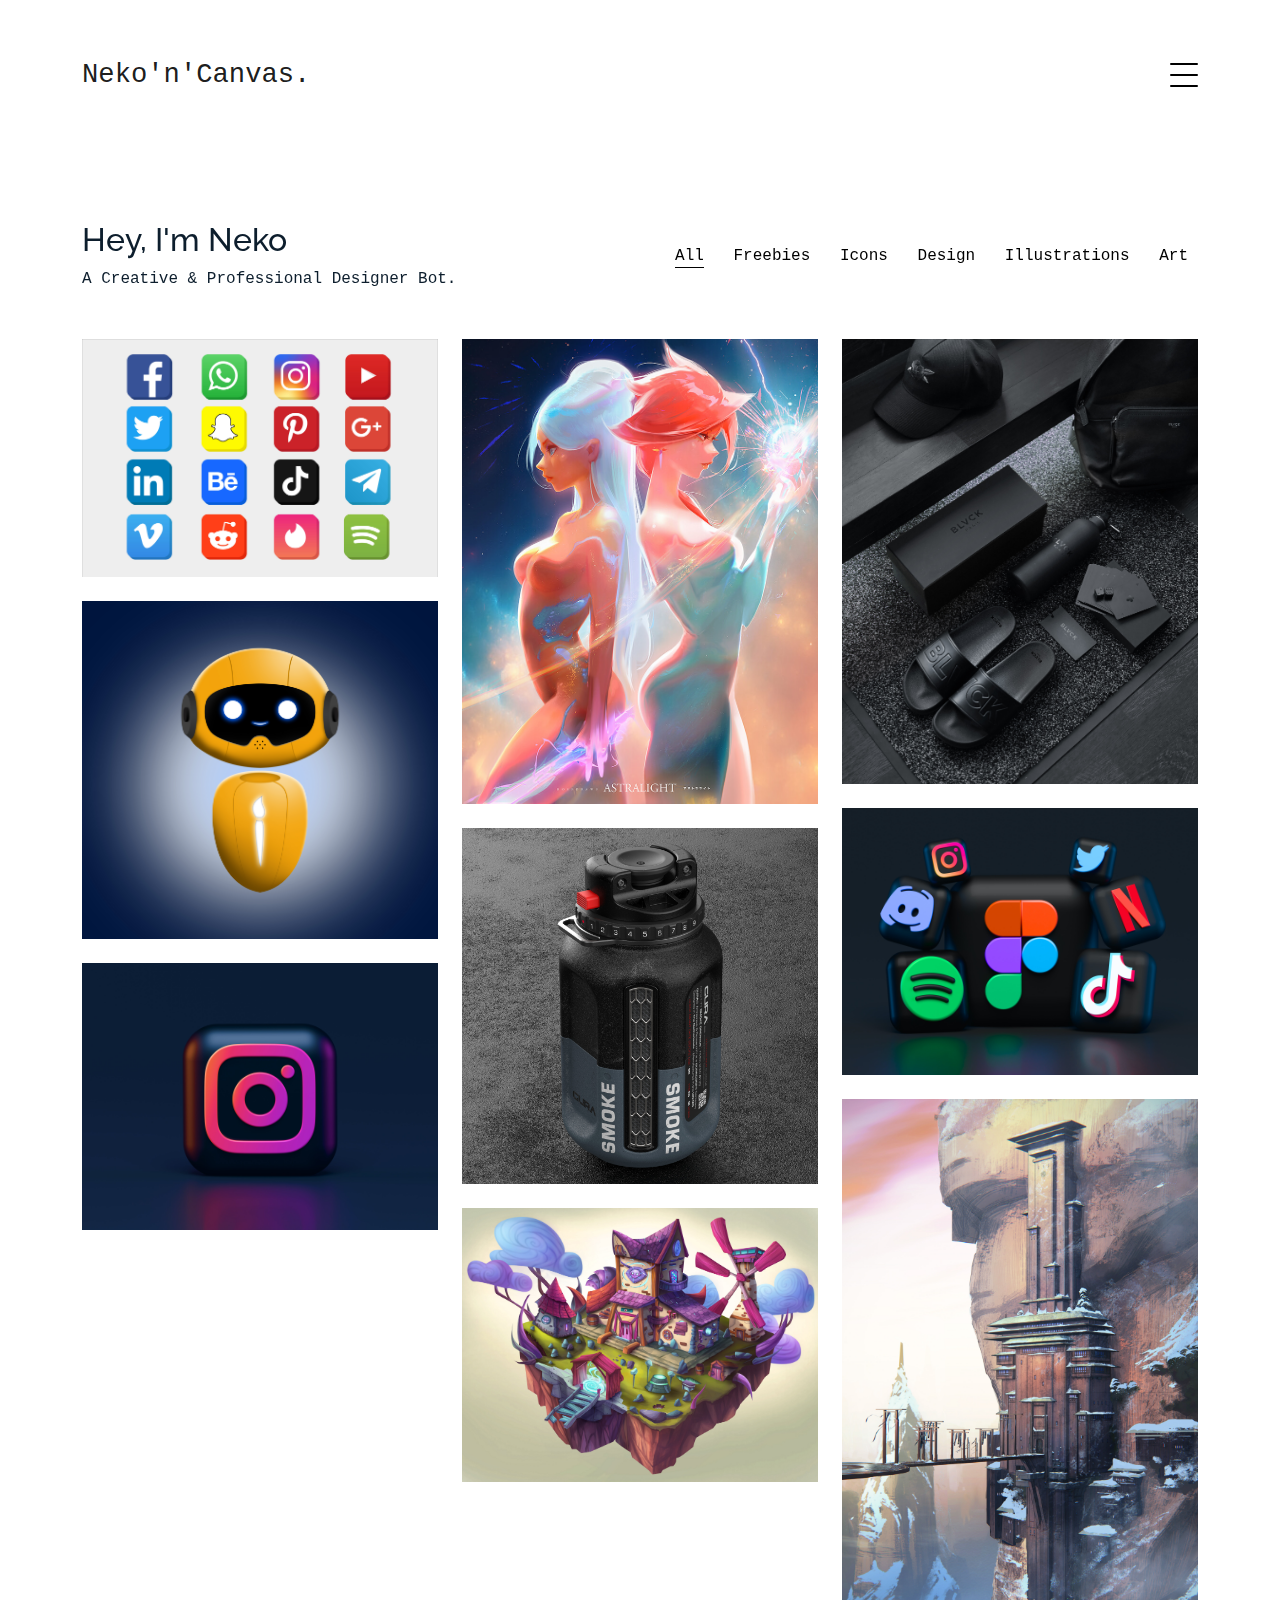
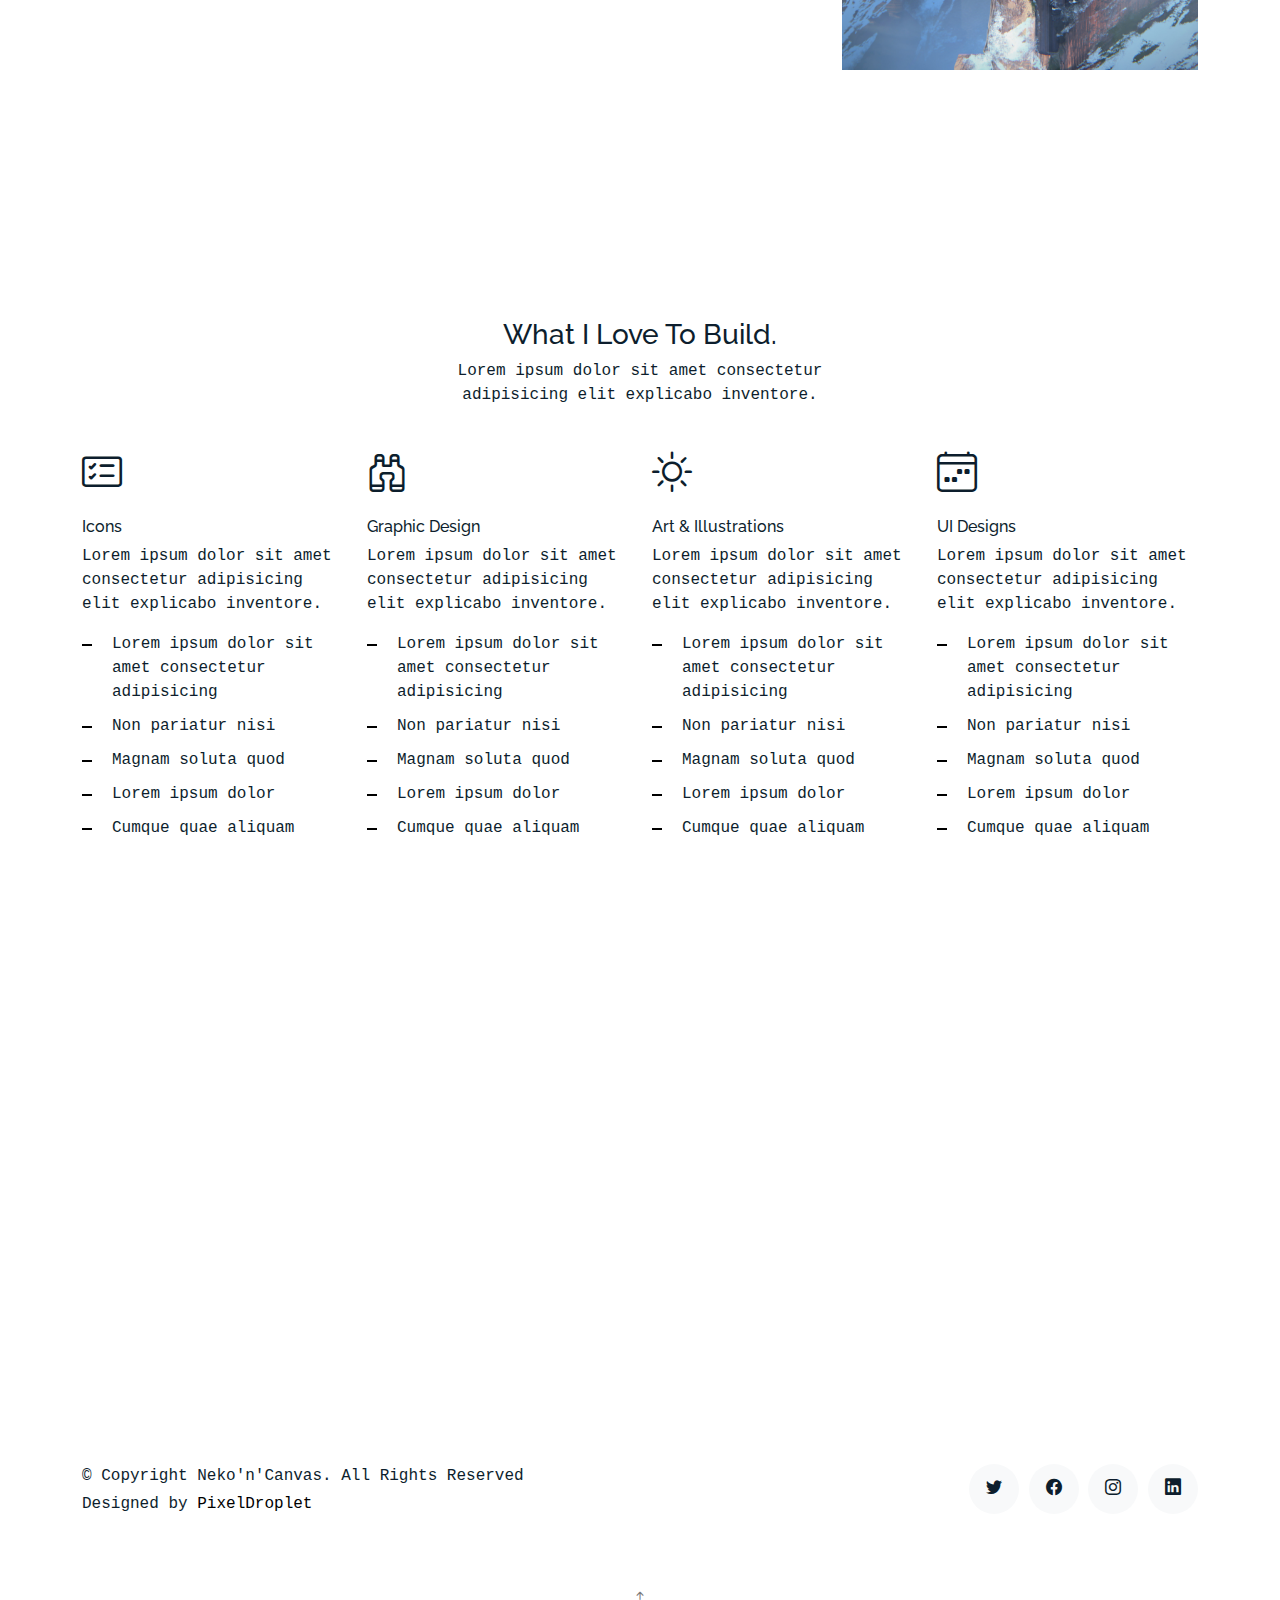
<file: index.html>
<!DOCTYPE html>
<html lang="en">

<head>
  <meta charset="utf-8">
  <meta content="width=device-width, initial-scale=1.0" name="viewport">

  <title>Neko'n'Canvas - Home Page</title>
  <meta content="" name="description">
  <meta content="" name="keywords">

  <!-- Favicons -->
  <link href="assets/img/favicon.png" rel="icon">
  <link href="assets/img/apple-touch-icon.png" rel="apple-touch-icon">

  <!-- Google Fonts -->
  <link href="https://fonts.googleapis.com/css?family=https://fonts.googleapis.com/css?family=Inconsolata:400,500,600,700|Raleway:400,400i,500,500i,600,600i,700,700i" rel="stylesheet">

  <!-- Vendor CSS Files -->
  <link href="assets/vendor/aos/aos.css" rel="stylesheet">
  <link href="assets/vendor/bootstrap/css/bootstrap.min.css" rel="stylesheet">
  <link href="assets/vendor/bootstrap-icons/bootstrap-icons.css" rel="stylesheet">
  <link href="assets/vendor/swiper/swiper-bundle.min.css" rel="stylesheet">

  <!-- Template Main CSS File -->
  <link href="assets/css/style.css" rel="stylesheet">

  <!-- =======================================================
  * Template Name: MyPortfolio - v4.3.0
  * Template URL: https://bootstrapmade.com/myportfolio-bootstrap-portfolio-website-template/
  * Author: BootstrapMade.com
  * License: https://bootstrapmade.com/license/
  ======================================================== -->
</head>

<body>

  <!-- ======= Navbar ======= -->
  <div class="collapse navbar-collapse custom-navmenu" id="main-navbar">
    <div class="container py-2 py-md-5">
      <div class="row align-items-start">
        <div class="col-md-2">
          <ul class="custom-menu">
            <li class="active"><a href="index.html">Home</a></li>
            <li><a href="#">About Me</a></li>
            <li><a href="#">Services</a></li>
            <li><a href="#">Works</a></li>
            <li><a href="#">Contact</a></li>
          </ul>
        </div>
        <div class="col-md-6 d-none d-md-block  mr-auto">
          <div class="tweet d-flex">
            <span class="bi bi-twitter text-white mt-2 mr-3"></span>
            <div>
              <p><em>Lorem ipsum dolor sit amet consectetur adipisicing elit. Quisquam necessitatibus incidunt ut officiis explicabo inventore. <br> <a href="#">t.co/v82jsk</a></em></p>
            </div>
          </div>
        </div>
        <div class="col-md-4 d-none d-md-block">
          <h3>Hire Me</h3>
          <p>Lorem ipsum dolor sit amet consectetur adipisicing elit. Quisquam necessitatibus incidunt ut officiisexplicabo inventore. <br> <a href="#">myemail@gmail.com</a></p>
        </div>
      </div>

    </div>
  </div>

  <nav class="navbar navbar-light custom-navbar">
    <div class="container">
      <a class="navbar-brand" href="index.html">Neko'n'Canvas.</a>
      <a href="#" class="burger" data-bs-toggle="collapse" data-bs-target="#main-navbar">
        <span></span>
      </a>
    </div>
  </nav>

  <main id="main">

    <!-- ======= Works Section ======= -->
    <section class="section site-portfolio">
        <div class="container">
        <div class="row mb-5 align-items-center">
          <div class="col-md-12 col-lg-6 mb-4 mb-lg-0" data-aos="fade-up">
            <h2>Hey, I'm Neko</h2>
            <p class="mb-0">A Creative &amp; Professional Designer Bot.</p>
          </div>
          <div class="col-md-12 col-lg-6 text-start text-lg-end" data-aos="fade-up" data-aos-delay="100">
            <div id="filters" class="filters">
              <a href="#" data-filter="*" class="active">All</a>
              <a href="#" data-filter=".freebies">Freebies</a>
              <a href="#" data-filter=".icons">Icons</a>
              <a href="#" data-filter=".design">Design</a>
              <a href="#" data-filter=".illustration">Illustrations</a>
              <a href="#" data-filter=".art">Art</a>
            </div>
          </div>
        </div>
        <div id="portfolio-grid" class="row no-gutter" data-aos="fade-up" data-aos-delay="200">
          <div class="item icons col-sm-6 col-md-4 col-lg-4 mb-4">
            <a href="work-single.html" class="item-wrap fancybox">
              <div class="work-info">
                <h3>Social Media Icons Set</h3>
                <span>Icons</span>
              </div>
              <img class="img-fluid" src="assets/img/social_media_icons.jpg">
            </a>
          </div>
          <div class="item art col-sm-6 col-md-4 col-lg-4 mb-4">
            <a href="work-single.html" class="item-wrap fancybox">
              <div class="work-info">
                <h3>Astralight Set</h3>
                <span>Art</span>
              </div>
              <img class="img-fluid" src="assets/img/rossdraws_1.jpg">
            </a>
          </div>
          <div class="item design col-sm-6 col-md-4 col-lg-4 mb-4">
            <a href="work-single.html" class="item-wrap fancybox">
              <div class="work-info">
                <h3>Minimalistic Branding Set</h3>
                <span>Design</span>
              </div>
              <img class="img-fluid" src="assets/img/branding.jpg">
            </a>
          </div>
          <div class="item illustration col-sm-6 col-md-4 col-lg-4 mb-4">
            <a href="work-single.html" class="item-wrap fancybox">
              <div class="work-info">
                <h3>Its me Neko</h3>
                <span>Illustration</span>
              </div>
              <img class="img-fluid" src="assets/img/neko.jpg">
            </a>
          </div>
          <div class="item icons col-sm-6 col-md-4 col-lg-4 mb-4">
            <a href="work-single.html" class="item-wrap fancybox">
              <div class="work-info">
                <h3>3D Icon Set</h3>
                <span>Icons</span>
              </div>
              <img class="img-fluid" src="assets/img/icons_design_2.jpg">
            </a>
          </div>
          <div class="item design col-sm-6 col-md-4 col-lg-4 mb-4">
            <a href="work-single.html" class="item-wrap fancybox">
              <div class="work-info">
                <h3>Smoke Grenade</h3>
                <span>Design</span>
              </div>
              <img class="img-fluid" src="assets/img/smoke_grenade.jpg">
            </a>
          </div>
                      <div class="item design col-sm-6 col-md-4 col-lg-4 mb-4">
            <a href="work-single.html" class="item-wrap fancybox">
              <div class="work-info">
                <h3>Instagram Icon Pack</h3>
                <span>Icons</span>
              </div>
              <img class="img-fluid" src="assets/img/icons_design_3.jpg">
            </a>
          </div>
                      <div class="item design col-sm-6 col-md-4 col-lg-4 mb-4">
            <a href="work-single.html" class="item-wrap fancybox">
              <div class="work-info">
                <h3>Ancient Temple</h3>
                <span>Art</span>
              </div>
              <img class="img-fluid" src="assets/img/temple.jpg">
            </a>
          </div>
                      <div class="item illustration col-sm-6 col-md-4 col-lg-4 mb-4">
            <a href="work-single.html" class="item-wrap fancybox">
              <div class="work-info">
                <h3>Floating Castle Illustration Set</h3>
                <span>Illustration</span>
              </div>
              <img class="img-fluid" src="assets/img/floating_castle.jpg">
            </a>
          </div>
        </div>
      </div>
    </section><!-- End  Works Section -->

      
    <!-- ======= Clients Section ======= -->
      <!--
    <section class="section">
      <div class="container">
        <div class="row justify-content-center text-center mb-4">
          <div class="col-5">
            <h3 class="h3 heading">My Clients</h3>
            <p>Lorem ipsum dolor sit amet consectetur adipisicing elit explicabo inventore.</p>
          </div>
        </div>
        <div class="row">
          <div class="col-4 col-sm-4 col-md-2">
            <a href="#" class="client-logo"><img src="assets/img/logo-adobe.png" alt="Image" class="img-fluid"></a>
          </div>
          <div class="col-4 col-sm-4 col-md-2">
            <a href="#" class="client-logo"><img src="assets/img/logo-uber.png" alt="Image" class="img-fluid"></a>
          </div>
          <div class="col-4 col-sm-4 col-md-2">
            <a href="#" class="client-logo"><img src="assets/img/logo-apple.png" alt="Image" class="img-fluid"></a>
          </div>
          <div class="col-4 col-sm-4 col-md-2">
            <a href="#" class="client-logo"><img src="assets/img/logo-netflix.png" alt="Image" class="img-fluid"></a>
          </div>
          <div class="col-4 col-sm-4 col-md-2">
            <a href="#" class="client-logo"><img src="assets/img/logo-nike.png" alt="Image" class="img-fluid"></a>
          </div>
          <div class="col-4 col-sm-4 col-md-2">
            <a href="#" class="client-logo"><img src="assets/img/logo-google.png" alt="Image" class="img-fluid"></a>
          </div>

        </div>
      </div>
    </section><!-- End Clients Section -->

    <!-- ======= Services Section ======= -->
    <section class="section services">
      <div class="container">
        <div class="row justify-content-center text-center mb-4">
          <div class="col-5">
            <h3 class="h3 heading">What I Love To Build.</h3>
            <p>Lorem ipsum dolor sit amet consectetur adipisicing elit explicabo inventore.</p>
          </div>
        </div>
        <div class="row">

          <div class="col-12 col-sm-6 col-md-6 col-lg-3">
            <i class="bi bi-card-checklist"></i>
            <h4 class="h4 mb-2">Icons</h4>
            <p>Lorem ipsum dolor sit amet consectetur adipisicing elit explicabo inventore.</p>
            <ul class="list-unstyled list-line">
              <li>Lorem ipsum dolor sit amet consectetur adipisicing</li>
              <li>Non pariatur nisi</li>
              <li>Magnam soluta quod</li>
              <li>Lorem ipsum dolor</li>
              <li>Cumque quae aliquam</li>
            </ul>
          </div>
          <div class="col-12 col-sm-6 col-md-6 col-lg-3">
            <i class="bi bi-binoculars"></i>
            <h4 class="h4 mb-2">Graphic Design</h4>
            <p>Lorem ipsum dolor sit amet consectetur adipisicing elit explicabo inventore.</p>
            <ul class="list-unstyled list-line">
              <li>Lorem ipsum dolor sit amet consectetur adipisicing</li>
              <li>Non pariatur nisi</li>
              <li>Magnam soluta quod</li>
              <li>Lorem ipsum dolor</li>
              <li>Cumque quae aliquam</li>
            </ul>
          </div>
          <div class="col-12 col-sm-6 col-md-6 col-lg-3">
            <i class="bi bi-brightness-high"></i>
            <h4 class="h4 mb-2">Art & Illustrations</h4>
            <p>Lorem ipsum dolor sit amet consectetur adipisicing elit explicabo inventore.</p>
            <ul class="list-unstyled list-line">
              <li>Lorem ipsum dolor sit amet consectetur adipisicing</li>
              <li>Non pariatur nisi</li>
              <li>Magnam soluta quod</li>
              <li>Lorem ipsum dolor</li>
              <li>Cumque quae aliquam</li>
            </ul>
          </div>
          <div class="col-12 col-sm-6 col-md-6 col-lg-3">
            <i class="bi bi-calendar4-week"></i>
            <h4 class="h4 mb-2">UI Designs</h4>
            <p>Lorem ipsum dolor sit amet consectetur adipisicing elit explicabo inventore.</p>
            <ul class="list-unstyled list-line">
              <li>Lorem ipsum dolor sit amet consectetur adipisicing</li>
              <li>Non pariatur nisi</li>
              <li>Magnam soluta quod</li>
              <li>Lorem ipsum dolor</li>
              <li>Cumque quae aliquam</li>
            </ul>
          </div>
        </div>
      </div>
    </section><!-- End Services Section -->

    <!-- ======= Testimonials Section ======= -->
    <section class="section pt-0">
      <div class="container">

        <div class="testimonials-slider swiper-container" data-aos="fade-up" data-aos-delay="100">
          <div class="swiper-wrapper">

            <div class="swiper-slide">
              <div class="testimonial-wrap">
                <div class="testimonial">
                  <img src="assets/img/robo_head.jpg" alt="Image" class="img-fluid">
                  <blockquote>
                    <p>Art is not what you see, but what you make others see.</p>
                  </blockquote>
                  <p>&mdash; Edgar Degas. [Neko Bytes]</p>
                </div>
              </div>
            </div><!-- End testimonial item -->

            
            <div class="swiper-slide">
              <div class="testimonial-wrap">
                <div class="testimonial">
                  <img src="assets/img/robo_head.jpg" alt="Image" class="img-fluid">
                  <blockquote>
                    <p>Good design is like a refrigerator—when it works, no one notices, but when it doesn’t, it sure stinks.</p>
                  </blockquote>
                  <p>&mdash; Damian Jolley [Neko Bytes]</p>
                </div>
              </div>
            </div><!-- End testimonial item -->
              
            <div class="swiper-slide">
              <div class="testimonial-wrap">
                <div class="testimonial">
                  <img src="assets/img/robo_head.jpg" alt="Image" class="img-fluid">
                  <blockquote>
                    <p>If you think good design is expensive, you should look at the cost of bad design.</p>
                  </blockquote>
                  <p>&mdash; Ralf Speth [Neko Bytes]</p>
                </div>
              </div>
            </div><!-- End testimonial item -->  

          </div>
          <div class="swiper-pagination"></div>
        </div>

      </div>
    </section><!-- End Testimonials Section -->

  </main><!-- End #main -->

  <!-- ======= Footer ======= -->
  <footer class="footer" role="contentinfo">
    <div class="container">
      <div class="row">
        <div class="col-sm-6">
          <p class="mb-1">&copy; Copyright Neko'n'Canvas. All Rights Reserved</p>
          <div class="credits">
            <!--
            All the links in the footer should remain intact.
            You can delete the links only if you purchased the pro version.
            Licensing information: https://bootstrapmade.com/license/
            Purchase the pro version with working PHP/AJAX contact form: https://bootstrapmade.com/buy/?theme=MyPortfolio
          -->
            Designed by <a href="https://bootstrapmade.com/">PixelDroplet</a>
          </div>
        </div>
        <div class="col-sm-6 social text-md-end">
          <a href="#"><span class="bi bi-twitter"></span></a>
          <a href="#"><span class="bi bi-facebook"></span></a>
          <a href="#"><span class="bi bi-instagram"></span></a>
          <a href="#"><span class="bi bi-linkedin"></span></a>
        </div>
      </div>
    </div>
  </footer>

  <a href="#" class="back-to-top d-flex align-items-center justify-content-center"><i class="bi bi-arrow-up-short"></i></a>

  <!-- Vendor JS Files -->
  <script src="assets/vendor/aos/aos.js"></script>
  <script src="assets/vendor/bootstrap/js/bootstrap.bundle.min.js"></script>
  <script src="assets/vendor/isotope-layout/isotope.pkgd.min.js"></script>
  <script src="assets/vendor/php-email-form/validate.js"></script>
  <script src="assets/vendor/swiper/swiper-bundle.min.js"></script>

  <!-- Template Main JS File -->
  <script src="assets/js/main.js"></script>

</body>

</html>
</file>
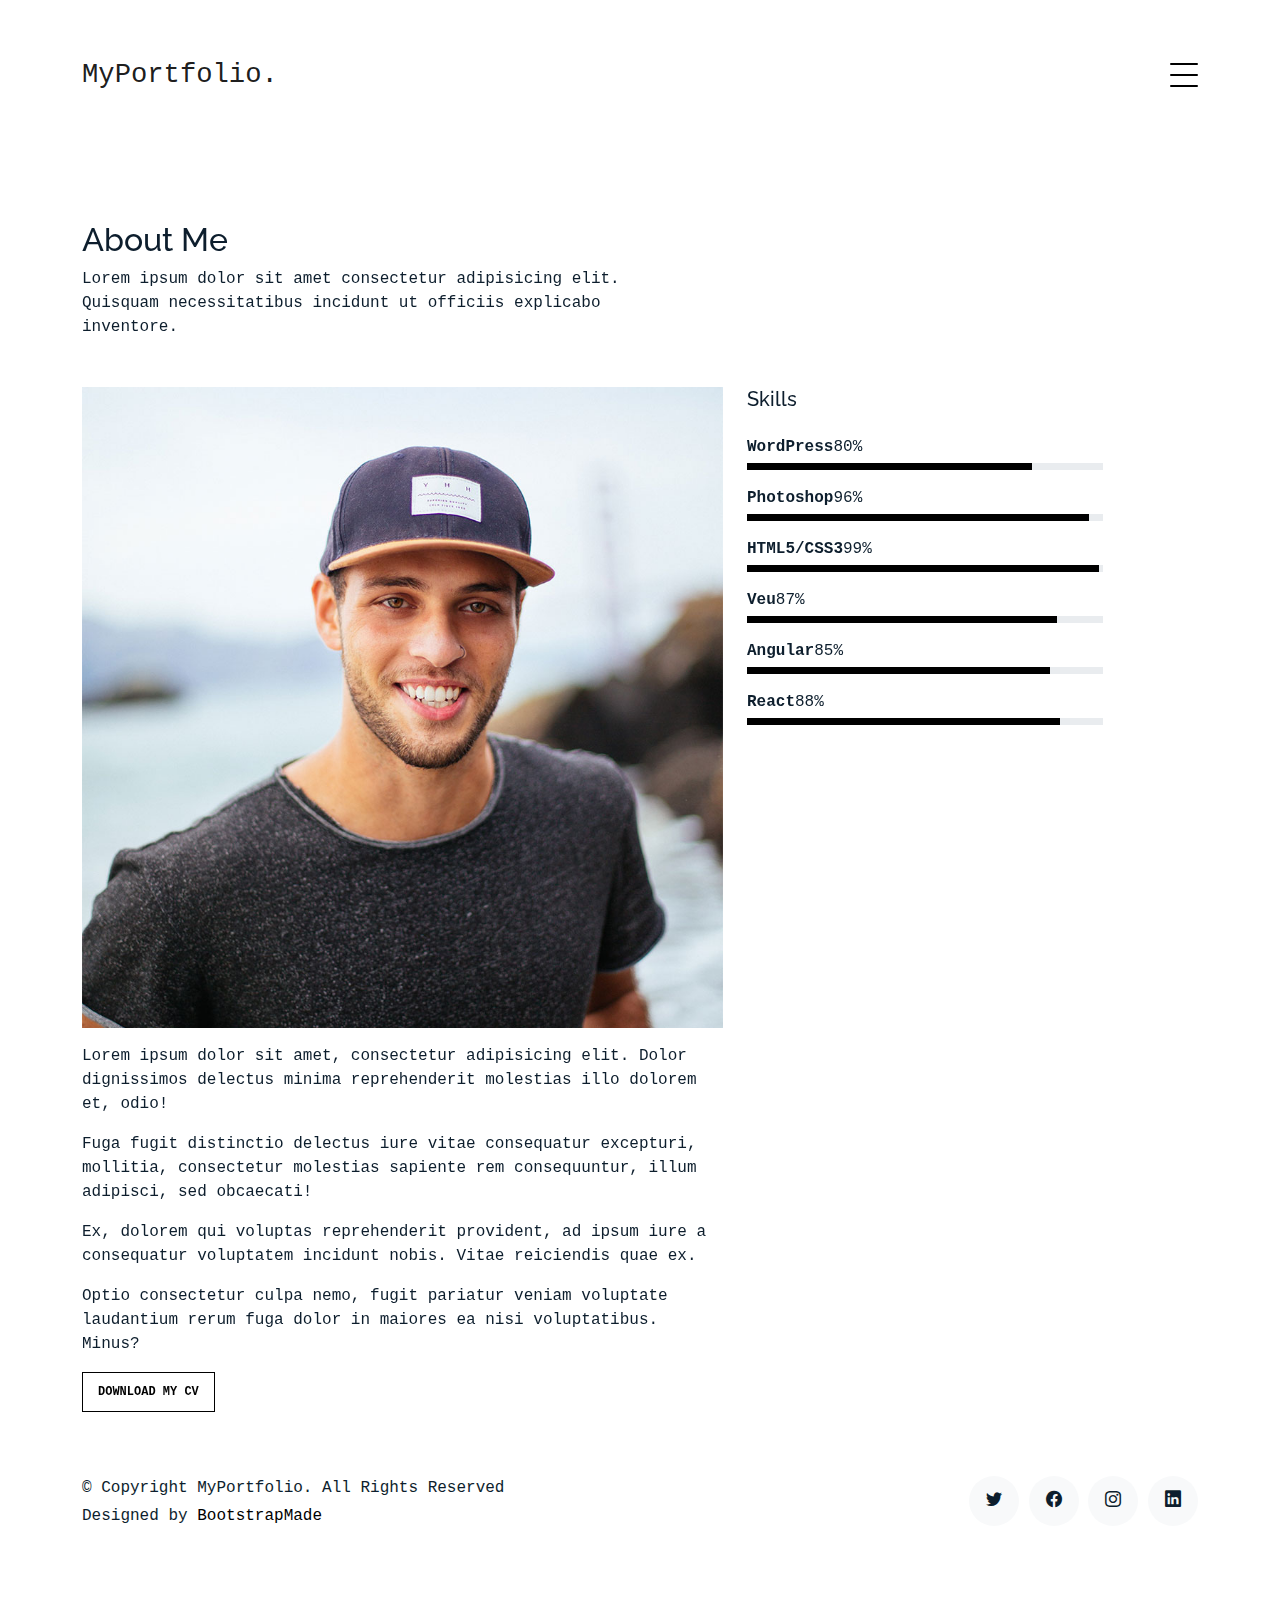
<file: about.html>
<!DOCTYPE html>
<html lang="en">

<head>
  <meta charset="utf-8">
  <meta content="width=device-width, initial-scale=1.0" name="viewport">

  <title>MyPortfolio Bootstrap Template - About</title>
  <meta content="" name="description">
  <meta content="" name="keywords">

  <!-- Favicons -->
  <link href="assets/img/favicon.png" rel="icon">
  <link href="assets/img/apple-touch-icon.png" rel="apple-touch-icon">

  <!-- Google Fonts -->
  <link href="https://fonts.googleapis.com/css?family=https://fonts.googleapis.com/css?family=Inconsolata:400,500,600,700|Raleway:400,400i,500,500i,600,600i,700,700i" rel="stylesheet">

  <!-- Vendor CSS Files -->
  <link href="assets/vendor/aos/aos.css" rel="stylesheet">
  <link href="assets/vendor/bootstrap/css/bootstrap.min.css" rel="stylesheet">
  <link href="assets/vendor/bootstrap-icons/bootstrap-icons.css" rel="stylesheet">
  <link href="assets/vendor/swiper/swiper-bundle.min.css" rel="stylesheet">

  <!-- Template Main CSS File -->
  <link href="assets/css/style.css" rel="stylesheet">

  <!-- =======================================================
  * Template Name: MyPortfolio - v4.3.0
  * Template URL: https://bootstrapmade.com/myportfolio-bootstrap-portfolio-website-template/
  * Author: BootstrapMade.com
  * License: https://bootstrapmade.com/license/
  ======================================================== -->
</head>

<body>

  <!-- ======= Navbar ======= -->
  <div class="collapse navbar-collapse custom-navmenu" id="main-navbar">
    <div class="container py-2 py-md-5">
      <div class="row align-items-start">
        <div class="col-md-2">
          <ul class="custom-menu">
            <li><a href="index.html">Home</a></li>
            <li class="active"><a href="about.html">About Me</a></li>
            <li><a href="services.html">Services</a></li>
            <li><a href="works.html">Works</a></li>
            <li><a href="contact.html">Contact</a></li>
          </ul>
        </div>
        <div class="col-md-6 d-none d-md-block  mr-auto">
          <div class="tweet d-flex">
            <span class="bi bi-twitter text-white mt-2 mr-3"></span>
            <div>
              <p><em>Lorem ipsum dolor sit amet consectetur adipisicing elit. Quisquam necessitatibus incidunt ut officiis explicabo inventore. <br> <a href="#">t.co/v82jsk</a></em></p>
            </div>
          </div>
        </div>
        <div class="col-md-4 d-none d-md-block">
          <h3>Hire Me</h3>
          <p>Lorem ipsum dolor sit amet consectetur adipisicing elit. Quisquam necessitatibus incidunt ut officiisexplicabo inventore. <br> <a href="#">myemail@gmail.com</a></p>
        </div>
      </div>

    </div>
  </div>

  <nav class="navbar navbar-light custom-navbar">
    <div class="container">
      <a class="navbar-brand" href="index.html">MyPortfolio.</a>
      <a href="#" class="burger" data-bs-toggle="collapse" data-bs-target="#main-navbar">
        <span></span>
      </a>
    </div>
  </nav>

  <main id="main">

    <section class="section pb-5">
      <div class="container">
        <div class="row mb-5 align-items-end">
          <div class="col-md-6" data-aos="fade-up">

            <h2>About Me</h2>
            <p class="mb-0">Lorem ipsum dolor sit amet consectetur adipisicing elit. Quisquam necessitatibus incidunt ut
              officiis explicabo inventore.</p>
          </div>

        </div>

        <div class="row">
          <div class="col-md-4 ml-auto order-2" data-aos="fade-up">
            <h3 class="h3 mb-4">Skills</h3>
            <ul class="list-unstyled">
              <li class="mb-3">
                <div class="d-flex mb-1">
                  <strong>WordPress</strong>
                  <span class="ml-auto">80%</span>
                </div>
                <div class="progress custom-progress">
                  <div class="progress-bar" role="progressbar" style="width: 80%" aria-valuenow="80" aria-valuemin="0" aria-valuemax="100"></div>
                </div>
              </li>
              <li class="mb-3">
                <div class="d-flex mb-1">
                  <strong>Photoshop</strong>
                  <span class="ml-auto">96%</span>
                </div>
                <div class="progress custom-progress">
                  <div class="progress-bar" role="progressbar" style="width: 96%" aria-valuenow="96" aria-valuemin="0" aria-valuemax="100"></div>
                </div>
              </li>
              <li class="mb-3">
                <div class="d-flex mb-1">
                  <strong>HTML5/CSS3</strong>
                  <span class="ml-auto">99%</span>
                </div>
                <div class="progress custom-progress">
                  <div class="progress-bar" role="progressbar" style="width: 99%" aria-valuenow="99" aria-valuemin="0" aria-valuemax="100"></div>
                </div>
              </li>
              <li class="mb-3">
                <div class="d-flex mb-1">
                  <strong>Veu</strong>
                  <span class="ml-auto">87%</span>
                </div>
                <div class="progress custom-progress">
                  <div class="progress-bar" role="progressbar" style="width: 87%" aria-valuenow="87" aria-valuemin="0" aria-valuemax="100"></div>
                </div>
              </li>
              <li class="mb-3">
                <div class="d-flex mb-1">
                  <strong>Angular</strong>
                  <span class="ml-auto">85%</span>
                </div>
                <div class="progress custom-progress">
                  <div class="progress-bar" role="progressbar" style="width: 85%" aria-valuenow="85" aria-valuemin="0" aria-valuemax="100"></div>
                </div>
              </li>
              <li class="mb-3">
                <div class="d-flex mb-1">
                  <strong>React</strong>
                  <span class="ml-auto">88%</span>
                </div>
                <div class="progress custom-progress">
                  <div class="progress-bar" role="progressbar" style="width: 88%" aria-valuenow="88" aria-valuemin="0" aria-valuemax="100"></div>
                </div>
              </li>
            </ul>
          </div>

          <div class="col-md-7 mb-5 mb-md-0" data-aos="fade-up">
            <p><img src="assets/img/person_1_sq.jpg" alt="Image" class="img-fluid"></p>
            <p>Lorem ipsum dolor sit amet, consectetur adipisicing elit. Dolor dignissimos delectus minima reprehenderit
              molestias illo dolorem et, odio!</p>
            <p>Fuga fugit distinctio delectus iure vitae consequatur excepturi, mollitia, consectetur molestias sapiente
              rem consequuntur, illum adipisci, sed obcaecati!</p>
            <p>Ex, dolorem qui voluptas reprehenderit provident, ad ipsum iure a consequatur voluptatem incidunt nobis.
              Vitae reiciendis quae ex.</p>
            <p>Optio consectetur culpa nemo, fugit pariatur veniam voluptate laudantium rerum fuga dolor in maiores ea
              nisi voluptatibus. Minus?</p>
            <p><a href="#" class="readmore">Download my CV</a></p>
          </div>

        </div>

      </div>

    </section>

  </main><!-- End #main -->

  <!-- ======= Footer ======= -->
  <footer class="footer" role="contentinfo">
    <div class="container">
      <div class="row">
        <div class="col-sm-6">
          <p class="mb-1">&copy; Copyright MyPortfolio. All Rights Reserved</p>
          <div class="credits">
            <!--
            All the links in the footer should remain intact.
            You can delete the links only if you purchased the pro version.
            Licensing information: https://bootstrapmade.com/license/
            Purchase the pro version with working PHP/AJAX contact form: https://bootstrapmade.com/buy/?theme=MyPortfolio
          -->
            Designed by <a href="https://bootstrapmade.com/">BootstrapMade</a>
          </div>
        </div>
        <div class="col-sm-6 social text-md-end">
          <a href="#"><span class="bi bi-twitter"></span></a>
          <a href="#"><span class="bi bi-facebook"></span></a>
          <a href="#"><span class="bi bi-instagram"></span></a>
          <a href="#"><span class="bi bi-linkedin"></span></a>
        </div>
      </div>
    </div>
  </footer>

  <a href="#" class="back-to-top d-flex align-items-center justify-content-center"><i class="bi bi-arrow-up-short"></i></a>

  <!-- Vendor JS Files -->
  <script src="assets/vendor/aos/aos.js"></script>
  <script src="assets/vendor/bootstrap/js/bootstrap.bundle.min.js"></script>
  <script src="assets/vendor/isotope-layout/isotope.pkgd.min.js"></script>
  <script src="assets/vendor/php-email-form/validate.js"></script>
  <script src="assets/vendor/swiper/swiper-bundle.min.js"></script>

  <!-- Template Main JS File -->
  <script src="assets/js/main.js"></script>

</body>

</html>
</file>
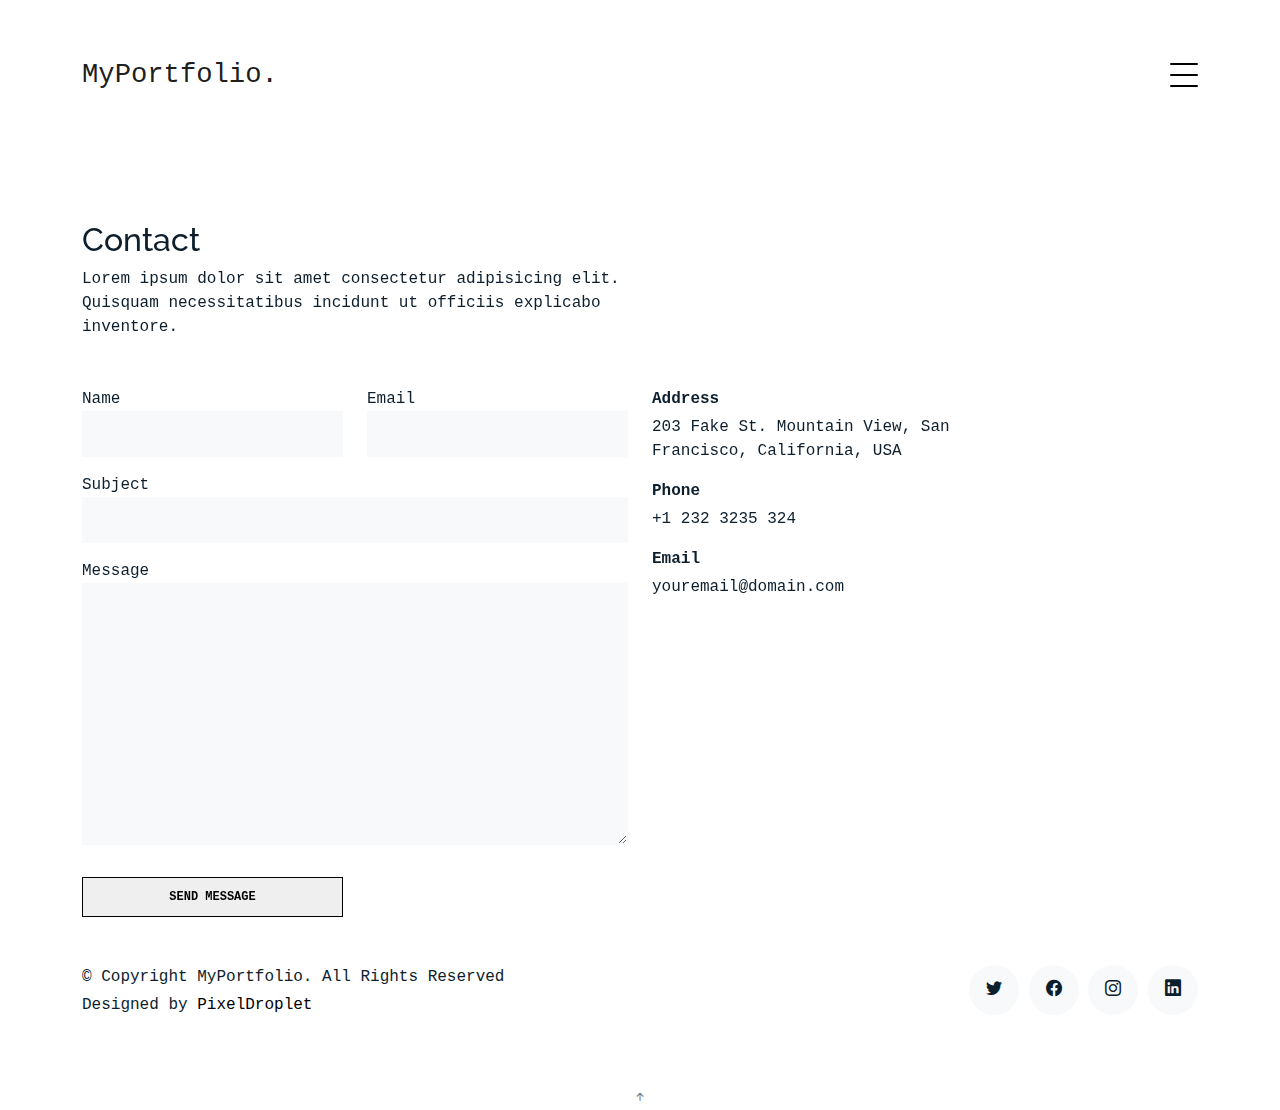
<file: contact.html>
<!DOCTYPE html>
<html lang="en">

<head>
  <meta charset="utf-8">
  <meta content="width=device-width, initial-scale=1.0" name="viewport">

  <title>MyPortfolio Bootstrap Template - Contact</title>
  <meta content="" name="description">
  <meta content="" name="keywords">

  <!-- Favicons -->
  <link href="assets/img/favicon.png" rel="icon">
  <link href="assets/img/apple-touch-icon.png" rel="apple-touch-icon">

  <!-- Google Fonts -->
  <link href="https://fonts.googleapis.com/css?family=https://fonts.googleapis.com/css?family=Inconsolata:400,500,600,700|Raleway:400,400i,500,500i,600,600i,700,700i" rel="stylesheet">

  <!-- Vendor CSS Files -->
  <link href="assets/vendor/aos/aos.css" rel="stylesheet">
  <link href="assets/vendor/bootstrap/css/bootstrap.min.css" rel="stylesheet">
  <link href="assets/vendor/bootstrap-icons/bootstrap-icons.css" rel="stylesheet">
  <link href="assets/vendor/swiper/swiper-bundle.min.css" rel="stylesheet">

  <!-- Template Main CSS File -->
  <link href="assets/css/style.css" rel="stylesheet">

  <!-- =======================================================
  * Template Name: MyPortfolio - v4.3.0
  * Template URL: https://bootstrapmade.com/myportfolio-bootstrap-portfolio-website-template/
  * Author: BootstrapMade.com
  * License: https://bootstrapmade.com/license/
  ======================================================== -->
</head>

<body>

  <!-- ======= Navbar ======= -->
  <div class="collapse navbar-collapse custom-navmenu" id="main-navbar">
    <div class="container py-2 py-md-5">
      <div class="row align-items-start">
        <div class="col-md-2">
          <ul class="custom-menu">
            <li><a href="index.html">Home</a></li>
            <li><a href="about.html">About Me</a></li>
            <li><a href="services.html">Services</a></li>
            <li><a href="works.html">Works</a></li>
            <li class="active"><a href="contact.html">Contact</a></li>
          </ul>
        </div>
        <div class="col-md-6 d-none d-md-block  mr-auto">
          <div class="tweet d-flex">
            <span class="bi bi-twitter text-white mt-2 mr-3"></span>
            <div>
              <p><em>Lorem ipsum dolor sit amet consectetur adipisicing elit. Quisquam necessitatibus incidunt ut officiis explicabo inventore. <br> <a href="#">t.co/v82jsk</a></em></p>
            </div>
          </div>
        </div>
        <div class="col-md-4 d-none d-md-block">
          <h3>Hire Me</h3>
          <p>Lorem ipsum dolor sit amet consectetur adipisicing elit. Quisquam necessitatibus incidunt ut officiisexplicabo inventore. <br> <a href="#">myemail@gmail.com</a></p>
        </div>
      </div>

    </div>
  </div>

  <nav class="navbar navbar-light custom-navbar">
    <div class="container">
      <a class="navbar-brand" href="index.html">MyPortfolio.</a>
      <a href="#" class="burger" data-bs-toggle="collapse" data-bs-target="#main-navbar">
        <span></span>
      </a>
    </div>
  </nav>

  <main id="main">

    <section class="section pb-5">
      <div class="container">

        <div class="row mb-5 align-items-end">
          <div class="col-md-6" data-aos="fade-up">
            <h2>Contact</h2>
            <p class="mb-0">Lorem ipsum dolor sit amet consectetur adipisicing elit. Quisquam necessitatibus incidunt ut
              officiis explicabo inventore.
            </p>
          </div>

        </div>

        <div class="row">
          <div class="col-md-6 mb-5 mb-md-0" data-aos="fade-up">

            <form action="forms/contact.php" method="post" role="form" class="php-email-form">

              <div class="row gy-3">
                <div class="col-md-6 form-group">
                  <label for="name">Name</label>
                  <input type="text" name="name" class="form-control" id="name" required>
                </div>
                <div class="col-md-6 form-group">
                  <label for="name">Email</label>
                  <input type="email" class="form-control" name="email" id="email" required>
                </div>
                <div class="col-md-12 form-group">
                  <label for="name">Subject</label>
                  <input type="text" class="form-control" name="subject" id="subject" required>
                </div>
                <div class="col-md-12 form-group">
                  <label for="name">Message</label>
                  <textarea class="form-control" name="message" cols="30" rows="10" required></textarea>
                </div>

                <div class="col-md-12 my-3">
                  <div class="loading">Loading</div>
                  <div class="error-message"></div>
                  <div class="sent-message">Your message has been sent. Thank you!</div>
                </div>

                <div class="col-md-6 mt-0 form-group">
                  <input type="submit" class="readmore d-block w-100" value="Send Message">
                </div>
              </div>

            </form>

          </div>

          <div class="col-md-4 ml-auto order-2" data-aos="fade-up">
            <ul class="list-unstyled">
              <li class="mb-3">
                <strong class="d-block mb-1">Address</strong>
                <span>203 Fake St. Mountain View, San Francisco, California, USA</span>
              </li>
              <li class="mb-3">
                <strong class="d-block mb-1">Phone</strong>
                <span>+1 232 3235 324</span>
              </li>
              <li class="mb-3">
                <strong class="d-block mb-1">Email</strong>
                <span>youremail@domain.com</span>
              </li>
            </ul>
          </div>

        </div>

      </div>

    </section>

  </main><!-- End #main -->

  <!-- ======= Footer ======= -->
  <footer class="footer" role="contentinfo">
    <div class="container">
      <div class="row">
        <div class="col-sm-6">
          <p class="mb-1">&copy; Copyright MyPortfolio. All Rights Reserved</p>
          <div class="credits">
            <!--
            All the links in the footer should remain intact.
            You can delete the links only if you purchased the pro version.
            Licensing information: https://bootstrapmade.com/license/
            Purchase the pro version with working PHP/AJAX contact form: https://bootstrapmade.com/buy/?theme=MyPortfolio
          -->
            Designed by <a href="#">PixelDroplet</a>
          </div>
        </div>
        <div class="col-sm-6 social text-md-end">
          <a href="#"><span class="bi bi-twitter"></span></a>
          <a href="#"><span class="bi bi-facebook"></span></a>
          <a href="#"><span class="bi bi-instagram"></span></a>
          <a href="#"><span class="bi bi-linkedin"></span></a>
        </div>
      </div>
    </div>
  </footer>

  <a href="#" class="back-to-top d-flex align-items-center justify-content-center"><i class="bi bi-arrow-up-short"></i></a>

  <!-- Vendor JS Files -->
  <script src="assets/vendor/aos/aos.js"></script>
  <script src="assets/vendor/bootstrap/js/bootstrap.bundle.min.js"></script>
  <script src="assets/vendor/isotope-layout/isotope.pkgd.min.js"></script>
  <script src="assets/vendor/php-email-form/validate.js"></script>
  <script src="assets/vendor/swiper/swiper-bundle.min.js"></script>

  <!-- Template Main JS File -->
  <script src="assets/js/main.js"></script>

</body>

</html>
</file>
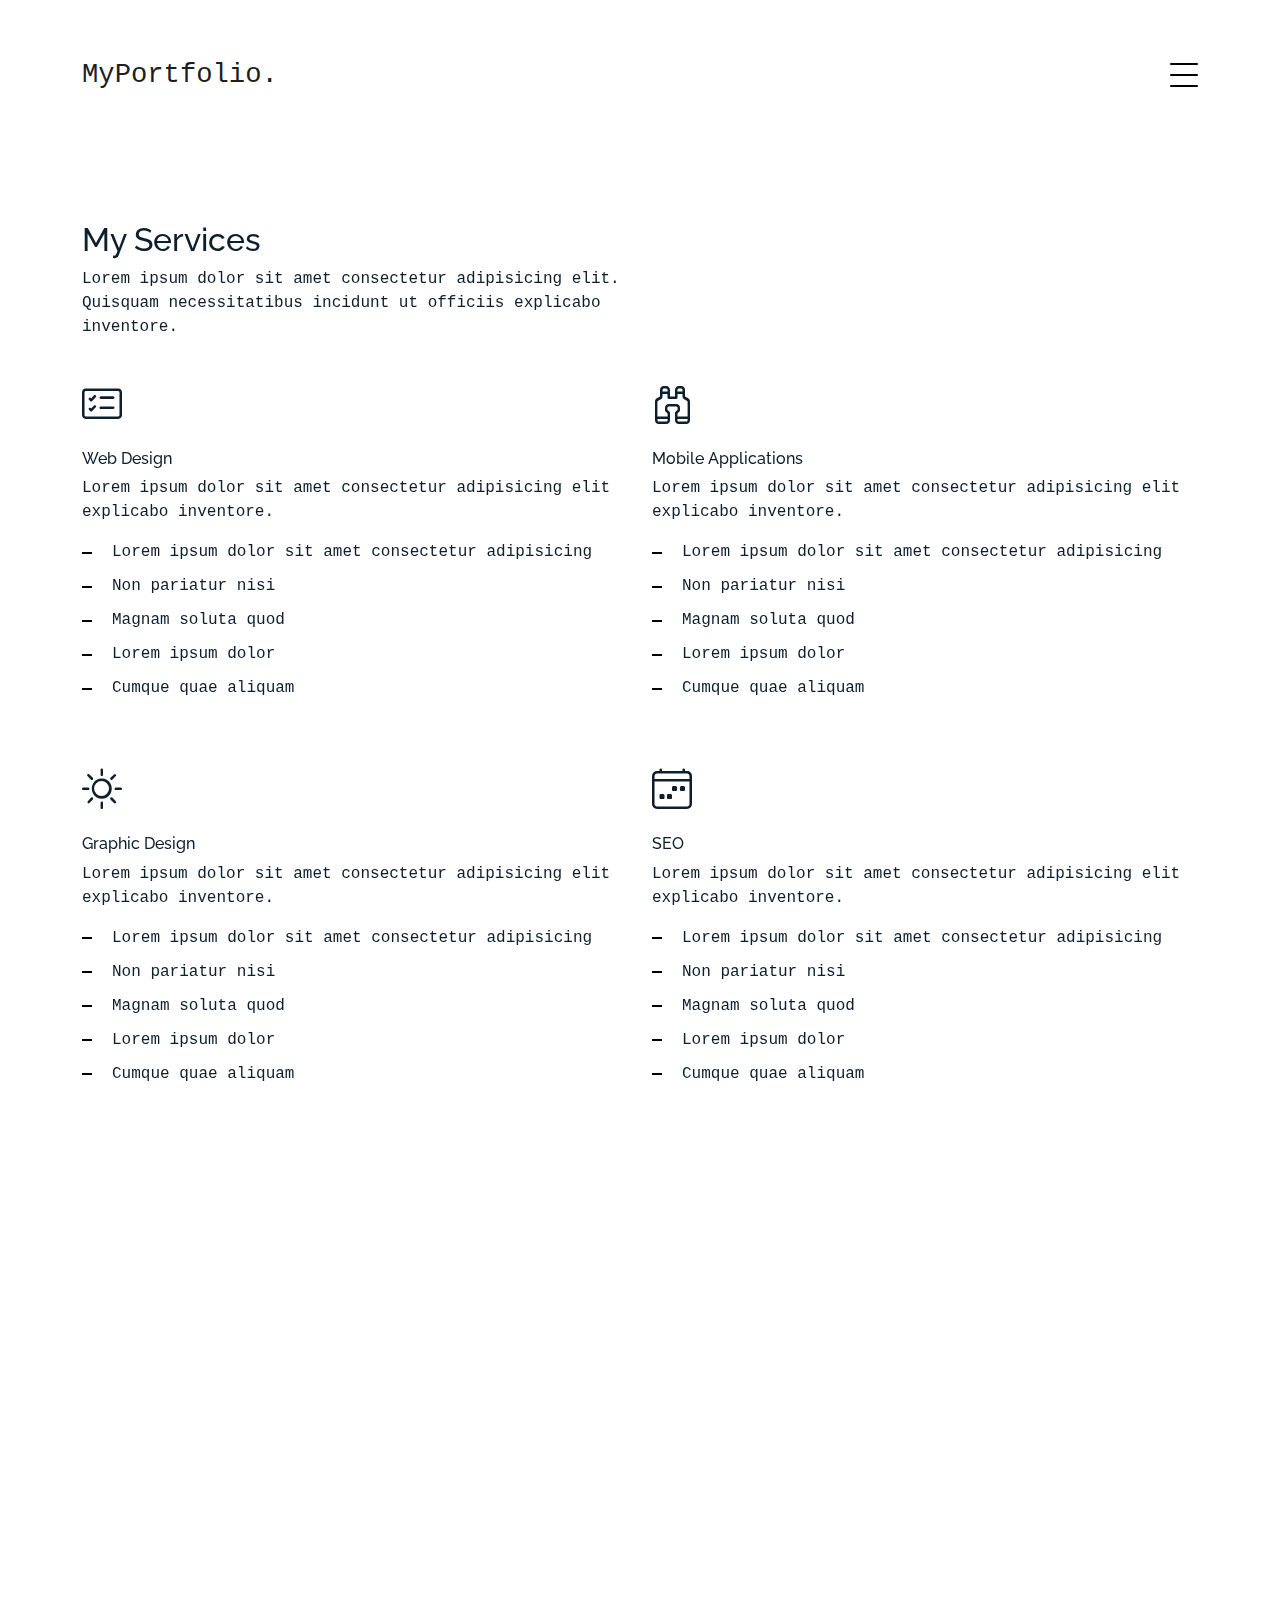
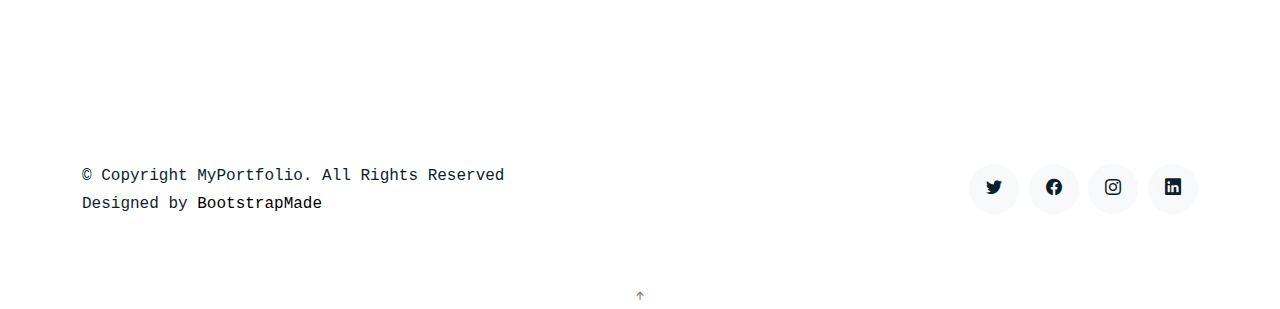
<file: services.html>
<!DOCTYPE html>
<html lang="en">

<head>
  <meta charset="utf-8">
  <meta content="width=device-width, initial-scale=1.0" name="viewport">

  <title>MyPortfolio Bootstrap Template - Services</title>
  <meta content="" name="description">
  <meta content="" name="keywords">

  <!-- Favicons -->
  <link href="assets/img/favicon.png" rel="icon">
  <link href="assets/img/apple-touch-icon.png" rel="apple-touch-icon">

  <!-- Google Fonts -->
  <link href="https://fonts.googleapis.com/css?family=https://fonts.googleapis.com/css?family=Inconsolata:400,500,600,700|Raleway:400,400i,500,500i,600,600i,700,700i" rel="stylesheet">

  <!-- Vendor CSS Files -->
  <link href="assets/vendor/aos/aos.css" rel="stylesheet">
  <link href="assets/vendor/bootstrap/css/bootstrap.min.css" rel="stylesheet">
  <link href="assets/vendor/bootstrap-icons/bootstrap-icons.css" rel="stylesheet">
  <link href="assets/vendor/swiper/swiper-bundle.min.css" rel="stylesheet">

  <!-- Template Main CSS File -->
  <link href="assets/css/style.css" rel="stylesheet">

  <!-- =======================================================
  * Template Name: MyPortfolio - v4.3.0
  * Template URL: https://bootstrapmade.com/myportfolio-bootstrap-portfolio-website-template/
  * Author: BootstrapMade.com
  * License: https://bootstrapmade.com/license/
  ======================================================== -->
</head>

<body>

  <!-- ======= Navbar ======= -->
  <div class="collapse navbar-collapse custom-navmenu" id="main-navbar">
    <div class="container py-2 py-md-5">
      <div class="row align-items-start">
        <div class="col-md-2">
          <ul class="custom-menu">
            <li><a href="index.html">Home</a></li>
            <li><a href="about.html">About Me</a></li>
            <li class="active"><a href="services.html">Services</a></li>
            <li><a href="works.html">Works</a></li>
            <li><a href="contact.html">Contact</a></li>
          </ul>
        </div>
        <div class="col-md-6 d-none d-md-block  mr-auto">
          <div class="tweet d-flex">
            <span class="bi bi-twitter text-white mt-2 mr-3"></span>
            <div>
              <p><em>Lorem ipsum dolor sit amet consectetur adipisicing elit. Quisquam necessitatibus incidunt ut officiis explicabo inventore. <br> <a href="#">t.co/v82jsk</a></em></p>
            </div>
          </div>
        </div>
        <div class="col-md-4 d-none d-md-block">
          <h3>Hire Me</h3>
          <p>Lorem ipsum dolor sit amet consectetur adipisicing elit. Quisquam necessitatibus incidunt ut officiisexplicabo inventore. <br> <a href="#">myemail@gmail.com</a></p>
        </div>
      </div>

    </div>
  </div>

  <nav class="navbar navbar-light custom-navbar">
    <div class="container">
      <a class="navbar-brand" href="index.html">MyPortfolio.</a>
      <a href="#" class="burger" data-bs-toggle="collapse" data-bs-target="#main-navbar">
        <span></span>
      </a>
    </div>
  </nav>

  <main id="main">

    <section class="section">
      <div class="container">
        <div class="row mb-4 align-items-center">
          <div class="col-md-6" data-aos="fade-up">

            <h2>My Services</h2>
            <p>Lorem ipsum dolor sit amet consectetur adipisicing elit. Quisquam necessitatibus incidunt ut officiis
              explicabo inventore.</p>

          </div>

        </div>
      </div>

      <div class="site-section pb-0 services">
        <div class="container">

          <div class="row">

            <div class="col-12 col-sm-6 col-md-6 col-lg-6 mb-5" data-aos="fade-up" data-aos-delay="">
              <i class="bi bi-card-checklist"></i>
              <h4 class="h4 mb-2">Web Design</h4>
              <p>Lorem ipsum dolor sit amet consectetur adipisicing elit explicabo inventore.</p>
              <ul class="list-unstyled list-line">
                <li>Lorem ipsum dolor sit amet consectetur adipisicing</li>
                <li>Non pariatur nisi</li>
                <li>Magnam soluta quod</li>
                <li>Lorem ipsum dolor</li>
                <li>Cumque quae aliquam</li>
              </ul>
            </div>
            <div class="col-12 col-sm-6 col-md-6 col-lg-6 mb-5" data-aos="fade-up" data-aos-delay="100">
              <i class="bi bi-binoculars"></i>
              <h4 class="h4 mb-2">Mobile Applications</h4>
              <p>Lorem ipsum dolor sit amet consectetur adipisicing elit explicabo inventore.</p>
              <ul class="list-unstyled list-line">
                <li>Lorem ipsum dolor sit amet consectetur adipisicing</li>
                <li>Non pariatur nisi</li>
                <li>Magnam soluta quod</li>
                <li>Lorem ipsum dolor</li>
                <li>Cumque quae aliquam</li>
              </ul>
            </div>
            <div class="col-12 col-sm-6 col-md-6 col-lg-6 mb-5" data-aos="fade-up" data-aos-delay="">
              <i class="bi bi-brightness-high"></i>
              <h4 class="h4 mb-2">Graphic Design</h4>
              <p>Lorem ipsum dolor sit amet consectetur adipisicing elit explicabo inventore.</p>
              <ul class="list-unstyled list-line">
                <li>Lorem ipsum dolor sit amet consectetur adipisicing</li>
                <li>Non pariatur nisi</li>
                <li>Magnam soluta quod</li>
                <li>Lorem ipsum dolor</li>
                <li>Cumque quae aliquam</li>
              </ul>
            </div>
            <div class="col-12 col-sm-6 col-md-6 col-lg-6 mb-5" data-aos="fade-up" data-aos-delay="100">
              <i class="bi bi-calendar4-week"></i>
              <h4 class="h4 mb-2">SEO</h4>
              <p>Lorem ipsum dolor sit amet consectetur adipisicing elit explicabo inventore.</p>
              <ul class="list-unstyled list-line">
                <li>Lorem ipsum dolor sit amet consectetur adipisicing</li>
                <li>Non pariatur nisi</li>
                <li>Magnam soluta quod</li>
                <li>Lorem ipsum dolor</li>
                <li>Cumque quae aliquam</li>
              </ul>
            </div>
          </div>
        </div>
      </div>
    </section>

    <!-- ======= Testimonials Section ======= -->
    <section class="section pt-0">
      <div class="container">

        <div class="testimonials-slider swiper-container" data-aos="fade-up" data-aos-delay="100">
          <div class="swiper-wrapper">

            <div class="swiper-slide">
              <div class="testimonial-wrap">
                <div class="testimonial">
                  <img src="assets/img/person_1.jpg" alt="Image" class="img-fluid">
                  <blockquote>
                    <p>Lorem ipsum dolor sit amet consectetur adipisicing elit. Quisquam necessitatibus incidunt ut officiis
                      explicabo inventore.</p>
                  </blockquote>
                  <p>&mdash; Jean Hicks</p>
                </div>
              </div>
            </div><!-- End testimonial item -->

            <div class="swiper-slide">
              <div class="testimonial-wrap">
                <div class="testimonial">
                  <img src="assets/img/person_2.jpg" alt="Image" class="img-fluid">
                  <blockquote>
                    <p>Lorem ipsum dolor sit amet consectetur adipisicing elit. Quisquam necessitatibus incidunt ut officiis
                      explicabo inventore.</p>
                  </blockquote>
                  <p>&mdash; Chris Stanworth</p>
                </div>
              </div>
            </div><!-- End testimonial item -->

          </div>
          <div class="swiper-pagination"></div>
        </div>

      </div>
    </section><!-- End Testimonials Section -->

  </main><!-- End #main -->

  <!-- ======= Footer ======= -->
  <footer class="footer" role="contentinfo">
    <div class="container">
      <div class="row">
        <div class="col-sm-6">
          <p class="mb-1">&copy; Copyright MyPortfolio. All Rights Reserved</p>
          <div class="credits">
            <!--
            All the links in the footer should remain intact.
            You can delete the links only if you purchased the pro version.
            Licensing information: https://bootstrapmade.com/license/
            Purchase the pro version with working PHP/AJAX contact form: https://bootstrapmade.com/buy/?theme=MyPortfolio
          -->
            Designed by <a href="https://bootstrapmade.com/">BootstrapMade</a>
          </div>
        </div>
        <div class="col-sm-6 social text-md-end">
          <a href="#"><span class="bi bi-twitter"></span></a>
          <a href="#"><span class="bi bi-facebook"></span></a>
          <a href="#"><span class="bi bi-instagram"></span></a>
          <a href="#"><span class="bi bi-linkedin"></span></a>
        </div>
      </div>
    </div>
  </footer>

  <a href="#" class="back-to-top d-flex align-items-center justify-content-center"><i class="bi bi-arrow-up-short"></i></a>

  <!-- Vendor JS Files -->
  <script src="assets/vendor/aos/aos.js"></script>
  <script src="assets/vendor/bootstrap/js/bootstrap.bundle.min.js"></script>
  <script src="assets/vendor/isotope-layout/isotope.pkgd.min.js"></script>
  <script src="assets/vendor/php-email-form/validate.js"></script>
  <script src="assets/vendor/swiper/swiper-bundle.min.js"></script>

  <!-- Template Main JS File -->
  <script src="assets/js/main.js"></script>

</body>

</html>
</file>
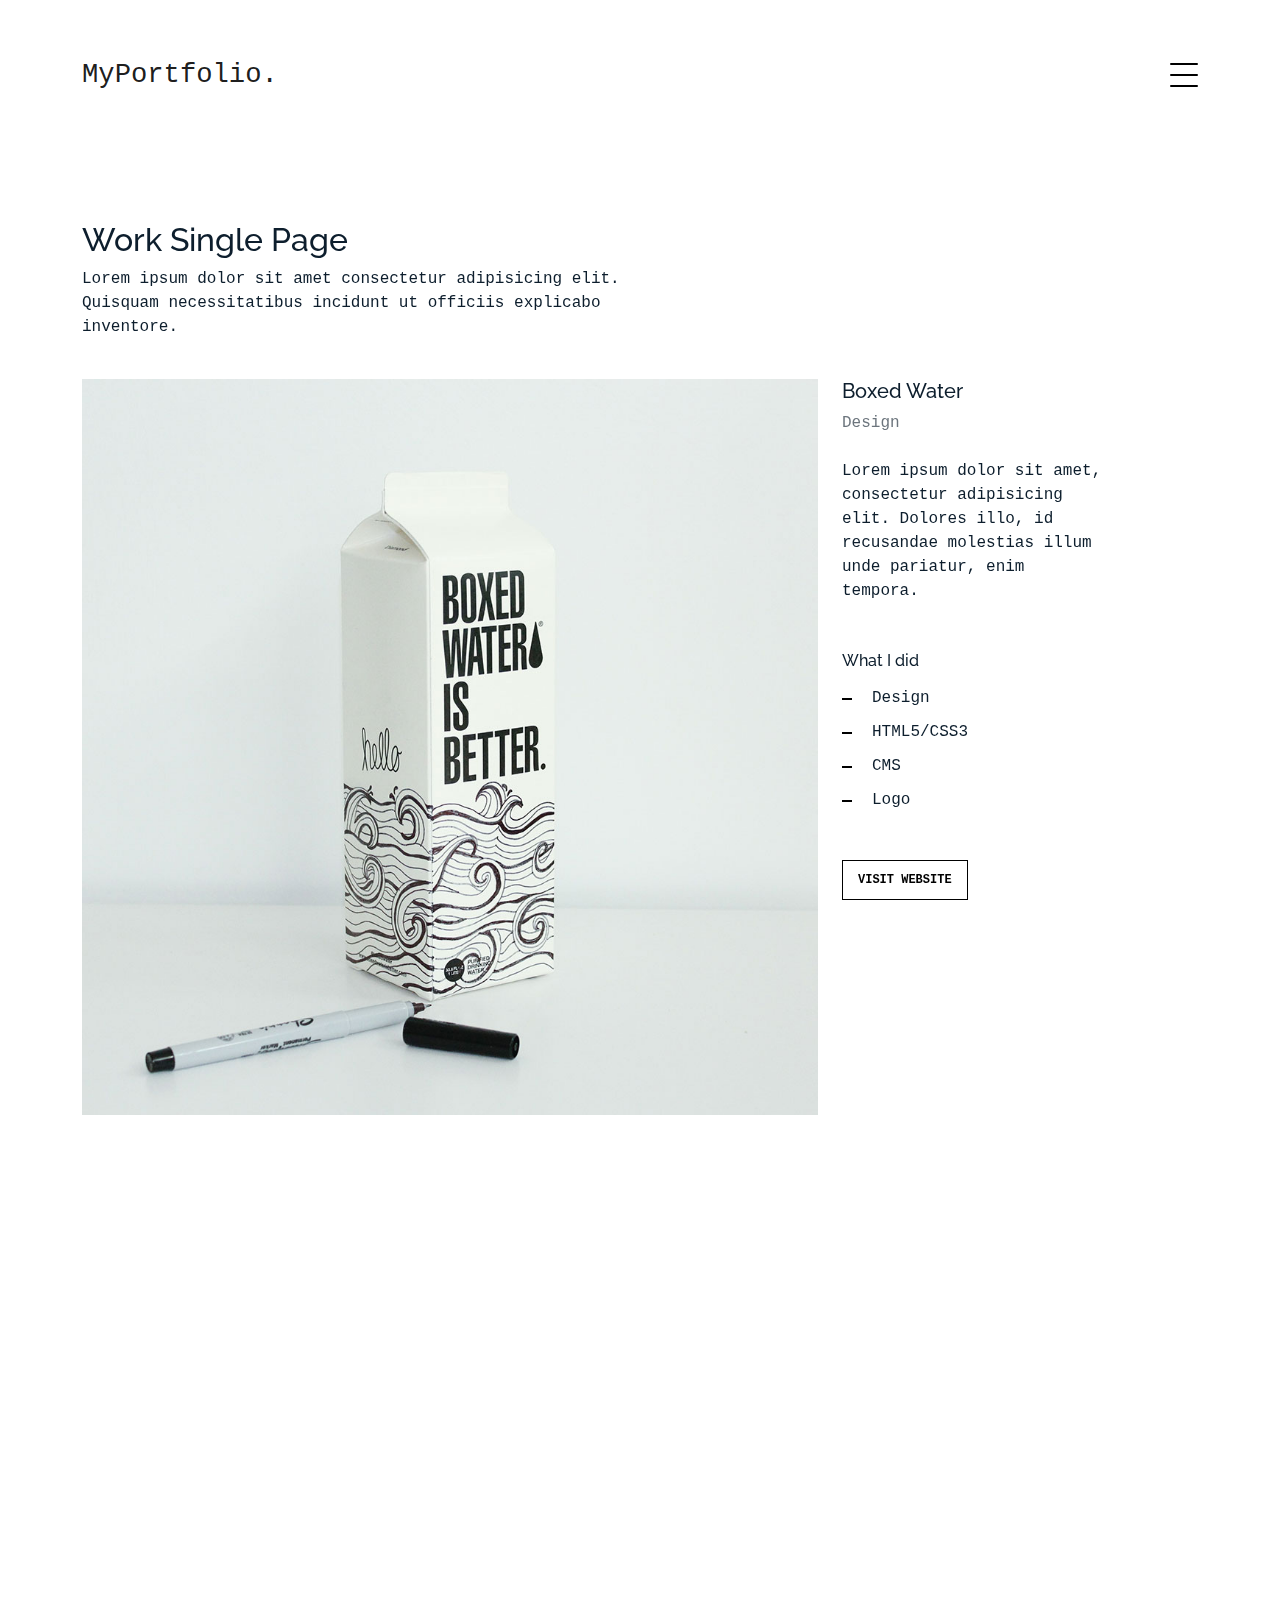
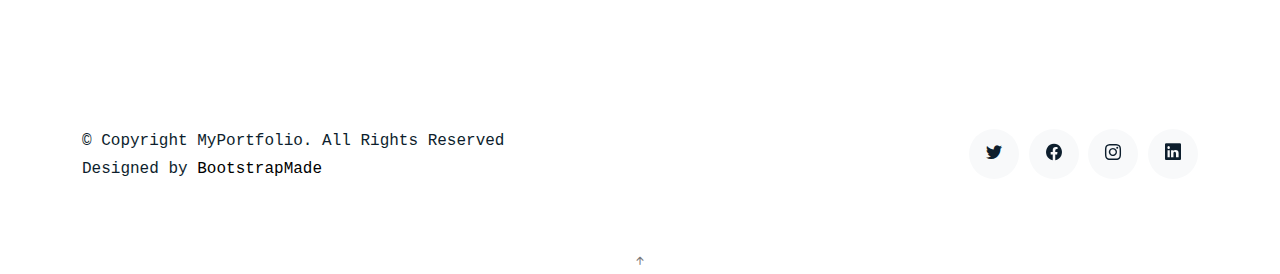
<file: work-single.html>
<!DOCTYPE html>
<html lang="en">

<head>
  <meta charset="utf-8">
  <meta content="width=device-width, initial-scale=1.0" name="viewport">

  <title>MyPortfolio Bootstrap Template - Work Single</title>
  <meta content="" name="description">
  <meta content="" name="keywords">

  <!-- Favicons -->
  <link href="assets/img/favicon.png" rel="icon">
  <link href="assets/img/apple-touch-icon.png" rel="apple-touch-icon">

  <!-- Google Fonts -->
  <link href="https://fonts.googleapis.com/css?family=https://fonts.googleapis.com/css?family=Inconsolata:400,500,600,700|Raleway:400,400i,500,500i,600,600i,700,700i" rel="stylesheet">

  <!-- Vendor CSS Files -->
  <link href="assets/vendor/aos/aos.css" rel="stylesheet">
  <link href="assets/vendor/bootstrap/css/bootstrap.min.css" rel="stylesheet">
  <link href="assets/vendor/bootstrap-icons/bootstrap-icons.css" rel="stylesheet">
  <link href="assets/vendor/swiper/swiper-bundle.min.css" rel="stylesheet">

  <!-- Template Main CSS File -->
  <link href="assets/css/style.css" rel="stylesheet">

  <!-- =======================================================
  * Template Name: MyPortfolio - v4.3.0
  * Template URL: https://bootstrapmade.com/myportfolio-bootstrap-portfolio-website-template/
  * Author: BootstrapMade.com
  * License: https://bootstrapmade.com/license/
  ======================================================== -->
</head>

<body>

  <!-- ======= Navbar ======= -->
  <div class="collapse navbar-collapse custom-navmenu" id="main-navbar">
    <div class="container py-2 py-md-5">
      <div class="row align-items-start">
        <div class="col-md-2">
          <ul class="custom-menu">
            <li><a href="index.html">Home</a></li>
            <li><a href="about.html">About Me</a></li>
            <li><a href="services.html">Services</a></li>
            <li class="active"><a href="works.html">Works</a></li>
            <li><a href="contact.html">Contact</a></li>
          </ul>
        </div>
        <div class="col-md-6 d-none d-md-block  mr-auto">
          <div class="tweet d-flex">
            <span class="bi bi-twitter text-white mt-2 mr-3"></span>
            <div>
              <p><em>Lorem ipsum dolor sit amet consectetur adipisicing elit. Quisquam necessitatibus incidunt ut officiis explicabo inventore. <br> <a href="#">t.co/v82jsk</a></em></p>
            </div>
          </div>
        </div>
        <div class="col-md-4 d-none d-md-block">
          <h3>Hire Me</h3>
          <p>Lorem ipsum dolor sit amet consectetur adipisicing elit. Quisquam necessitatibus incidunt ut officiisexplicabo inventore. <br> <a href="#">myemail@gmail.com</a></p>
        </div>
      </div>

    </div>
  </div>

  <nav class="navbar navbar-light custom-navbar">
    <div class="container">
      <a class="navbar-brand" href="index.html">MyPortfolio.</a>
      <a href="#" class="burger" data-bs-toggle="collapse" data-bs-target="#main-navbar">
        <span></span>
      </a>
    </div>
  </nav>

  <main id="main">

    <section class="section">
      <div class="container">
        <div class="row mb-4 align-items-center">
          <div class="col-md-6" data-aos="fade-up">
            <h2>Work Single Page</h2>
            <p>Lorem ipsum dolor sit amet consectetur adipisicing elit. Quisquam necessitatibus incidunt ut officiis explicabo inventore.</p>
          </div>
        </div>
      </div>

      <div class="site-section pb-0">
        <div class="container">
          <div class="row align-items-stretch">
            <div class="col-md-8" data-aos="fade-up">
              <img src="assets/img/img_1_big.jpg" alt="Image" class="img-fluid">
            </div>
            <div class="col-md-3 ml-auto" data-aos="fade-up" data-aos-delay="100">
              <div class="sticky-content">
                <h3 class="h3">Boxed Water</h3>
                <p class="mb-4"><span class="text-muted">Design</span></p>

                <div class="mb-5">
                  <p>Lorem ipsum dolor sit amet, consectetur adipisicing elit. Dolores illo, id recusandae molestias
                    illum unde pariatur, enim tempora.</p>

                </div>

                <h4 class="h4 mb-3">What I did</h4>
                <ul class="list-unstyled list-line mb-5">
                  <li>Design</li>
                  <li>HTML5/CSS3</li>
                  <li>CMS</li>
                  <li>Logo</li>
                </ul>

                <p><a href="#" class="readmore">Visit Website</a></p>
              </div>
            </div>
          </div>
        </div>
    </section>

    <!-- ======= Testimonials Section ======= -->
    <section class="section pt-0">
      <div class="container">

        <div class="testimonials-slider swiper-container" data-aos="fade-up" data-aos-delay="100">
          <div class="swiper-wrapper">

            <div class="swiper-slide">
              <div class="testimonial-wrap">
                <div class="testimonial">
                  <img src="assets/img/person_1.jpg" alt="Image" class="img-fluid">
                  <blockquote>
                    <p>Lorem ipsum dolor sit amet consectetur adipisicing elit. Quisquam necessitatibus incidunt ut officiis
                      explicabo inventore.</p>
                  </blockquote>
                  <p>&mdash; Jean Hicks</p>
                </div>
              </div>
            </div><!-- End testimonial item -->

            <div class="swiper-slide">
              <div class="testimonial-wrap">
                <div class="testimonial">
                  <img src="assets/img/person_2.jpg" alt="Image" class="img-fluid">
                  <blockquote>
                    <p>Lorem ipsum dolor sit amet consectetur adipisicing elit. Quisquam necessitatibus incidunt ut officiis
                      explicabo inventore.</p>
                  </blockquote>
                  <p>&mdash; Chris Stanworth</p>
                </div>
              </div>
            </div><!-- End testimonial item -->

          </div>
          <div class="swiper-pagination"></div>
        </div>

      </div>
    </section><!-- End Testimonials Section -->

  </main><!-- End #main -->

  <!-- ======= Footer ======= -->
  <footer class="footer" role="contentinfo">
    <div class="container">
      <div class="row">
        <div class="col-sm-6">
          <p class="mb-1">&copy; Copyright MyPortfolio. All Rights Reserved</p>
          <div class="credits">
            <!--
            All the links in the footer should remain intact.
            You can delete the links only if you purchased the pro version.
            Licensing information: https://bootstrapmade.com/license/
            Purchase the pro version with working PHP/AJAX contact form: https://bootstrapmade.com/buy/?theme=MyPortfolio
          -->
            Designed by <a href="https://bootstrapmade.com/">BootstrapMade</a>
          </div>
        </div>
        <div class="col-sm-6 social text-md-end">
          <a href="#"><span class="bi bi-twitter"></span></a>
          <a href="#"><span class="bi bi-facebook"></span></a>
          <a href="#"><span class="bi bi-instagram"></span></a>
          <a href="#"><span class="bi bi-linkedin"></span></a>
        </div>
      </div>
    </div>
  </footer>

  <a href="#" class="back-to-top d-flex align-items-center justify-content-center"><i class="bi bi-arrow-up-short"></i></a>

  <!-- Vendor JS Files -->
  <script src="assets/vendor/aos/aos.js"></script>
  <script src="assets/vendor/bootstrap/js/bootstrap.bundle.min.js"></script>
  <script src="assets/vendor/isotope-layout/isotope.pkgd.min.js"></script>
  <script src="assets/vendor/php-email-form/validate.js"></script>
  <script src="assets/vendor/swiper/swiper-bundle.min.js"></script>

  <!-- Template Main JS File -->
  <script src="assets/js/main.js"></script>

</body>

</html>
</file>
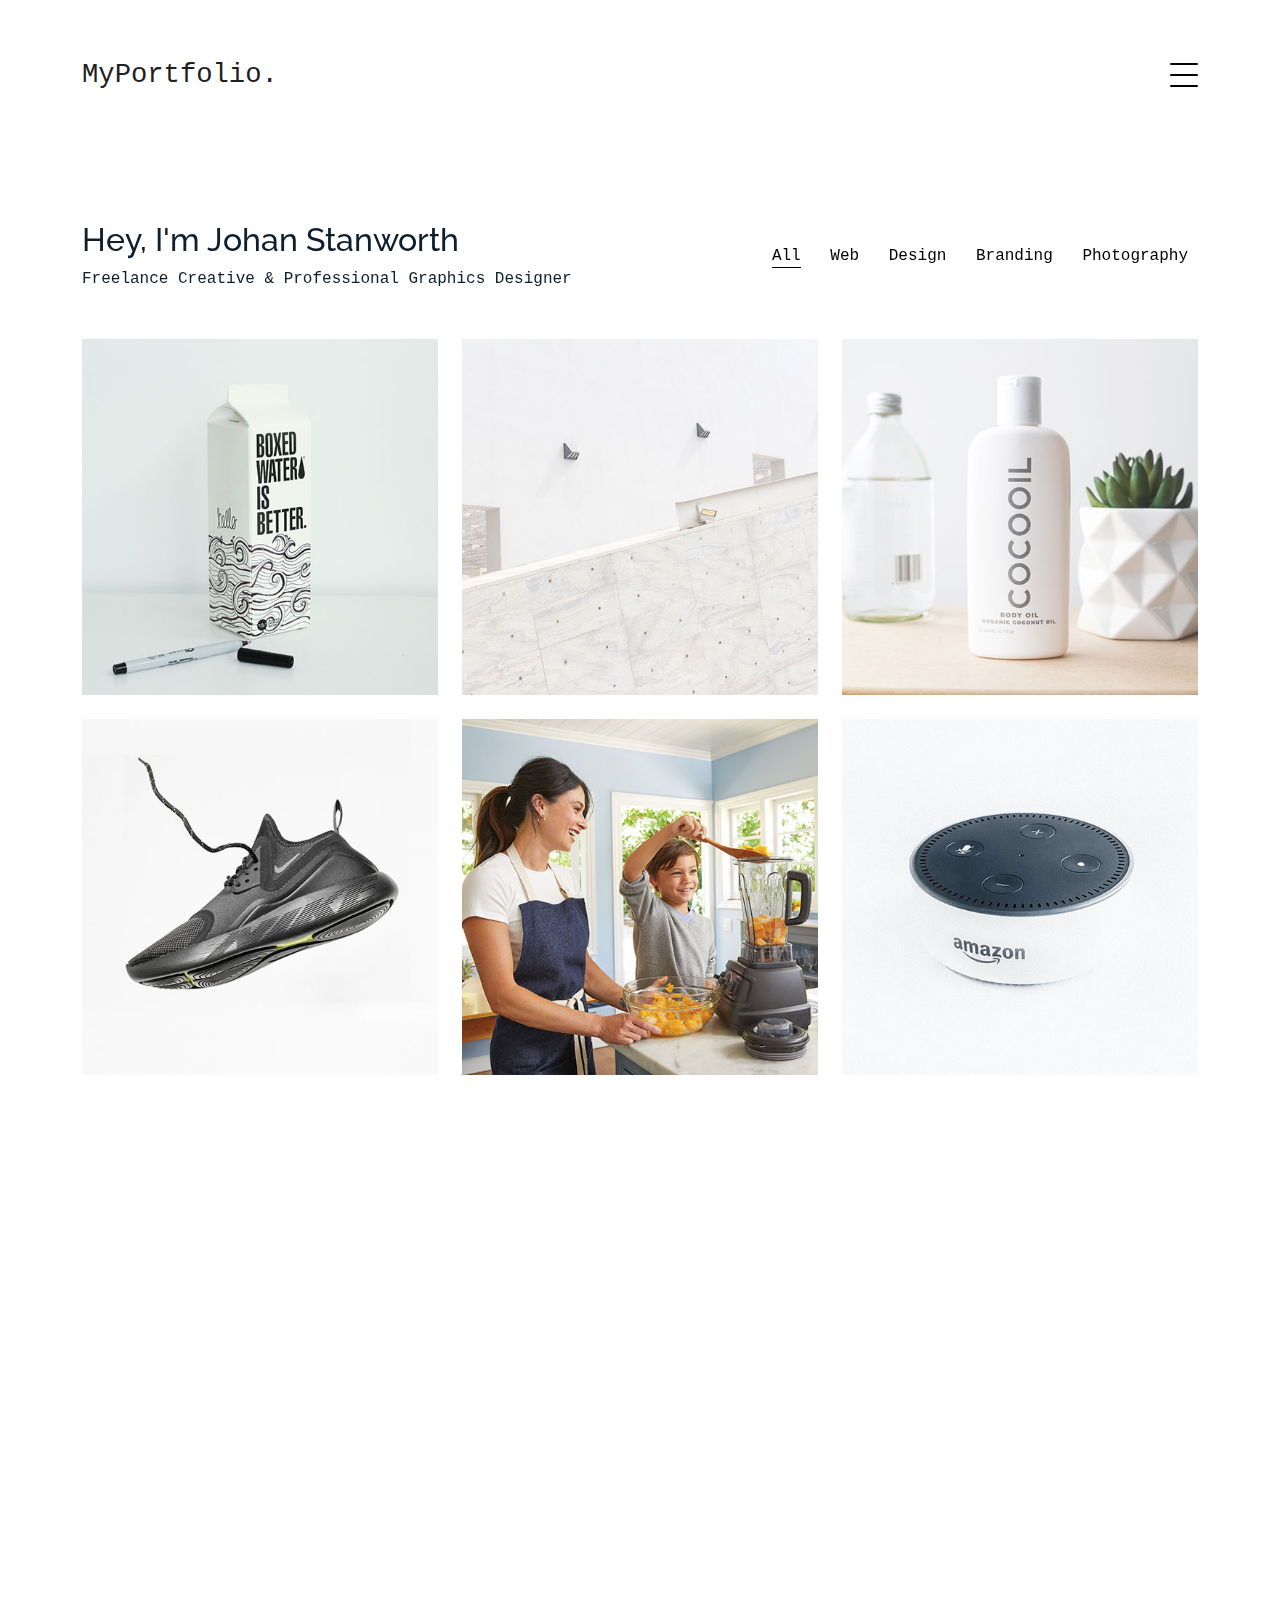
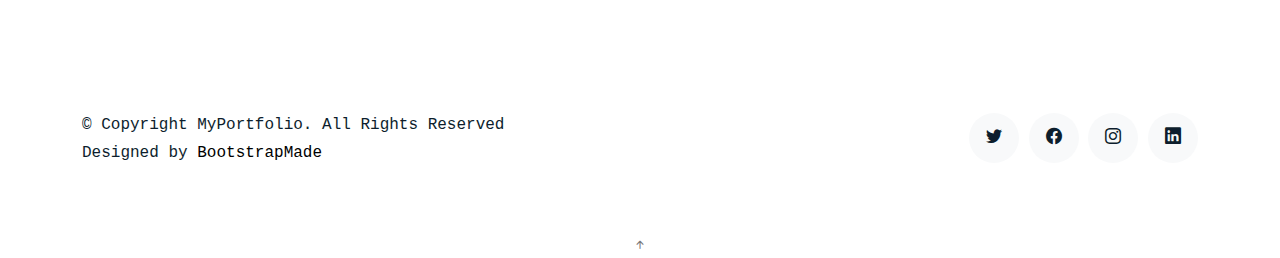
<file: works.html>
<!DOCTYPE html>
<html lang="en">

<head>
  <meta charset="utf-8">
  <meta content="width=device-width, initial-scale=1.0" name="viewport">

  <title>MyPortfolio Bootstrap Template - Works</title>
  <meta content="" name="description">
  <meta content="" name="keywords">

  <!-- Favicons -->
  <link href="assets/img/favicon.png" rel="icon">
  <link href="assets/img/apple-touch-icon.png" rel="apple-touch-icon">

  <!-- Google Fonts -->
  <link href="https://fonts.googleapis.com/css?family=https://fonts.googleapis.com/css?family=Inconsolata:400,500,600,700|Raleway:400,400i,500,500i,600,600i,700,700i" rel="stylesheet">

  <!-- Vendor CSS Files -->
  <link href="assets/vendor/aos/aos.css" rel="stylesheet">
  <link href="assets/vendor/bootstrap/css/bootstrap.min.css" rel="stylesheet">
  <link href="assets/vendor/bootstrap-icons/bootstrap-icons.css" rel="stylesheet">
  <link href="assets/vendor/swiper/swiper-bundle.min.css" rel="stylesheet">

  <!-- Template Main CSS File -->
  <link href="assets/css/style.css" rel="stylesheet">

  <!-- =======================================================
  * Template Name: MyPortfolio - v4.3.0
  * Template URL: https://bootstrapmade.com/myportfolio-bootstrap-portfolio-website-template/
  * Author: BootstrapMade.com
  * License: https://bootstrapmade.com/license/
  ======================================================== -->
</head>

<body>

  <!-- ======= Navbar ======= -->
  <div class="collapse navbar-collapse custom-navmenu" id="main-navbar">
    <div class="container py-2 py-md-5">
      <div class="row align-items-start">
        <div class="col-md-2">
          <ul class="custom-menu">
            <li><a href="index.html">Home</a></li>
            <li><a href="about.html">About Me</a></li>
            <li><a href="services.html">Services</a></li>
            <li class="active"><a href="works.html">Works</a></li>
            <li><a href="contact.html">Contact</a></li>
          </ul>
        </div>
        <div class="col-md-6 d-none d-md-block  mr-auto">
          <div class="tweet d-flex">
            <span class="bi bi-twitter text-white mt-2 mr-3"></span>
            <div>
              <p><em>Lorem ipsum dolor sit amet consectetur adipisicing elit. Quisquam necessitatibus incidunt ut officiis explicabo inventore. <br> <a href="#">t.co/v82jsk</a></em></p>
            </div>
          </div>
        </div>
        <div class="col-md-4 d-none d-md-block">
          <h3>Hire Me</h3>
          <p>Lorem ipsum dolor sit amet consectetur adipisicing elit. Quisquam necessitatibus incidunt ut officiisexplicabo inventore. <br> <a href="#">myemail@gmail.com</a></p>
        </div>
      </div>

    </div>
  </div>

  <nav class="navbar navbar-light custom-navbar">
    <div class="container">
      <a class="navbar-brand" href="index.html">MyPortfolio.</a>
      <a href="#" class="burger" data-bs-toggle="collapse" data-bs-target="#main-navbar">
        <span></span>
      </a>
    </div>
  </nav>

  <main id="main">

    <!-- ======= Works Section ======= -->
    <section class="section site-portfolio">
      <div class="container">
        <div class="row mb-5 align-items-center">
          <div class="col-md-12 col-lg-6 mb-4 mb-lg-0" data-aos="fade-up">
            <h2>Hey, I'm Johan Stanworth</h2>
            <p class="mb-0">Freelance Creative &amp; Professional Graphics Designer</p>
          </div>
          <div class="col-md-12 col-lg-6 text-start text-lg-end" data-aos="fade-up" data-aos-delay="100">
            <div id="filters" class="filters">
              <a href="#" data-filter="*" class="active">All</a>
              <a href="#" data-filter=".web">Web</a>
              <a href="#" data-filter=".design">Design</a>
              <a href="#" data-filter=".branding">Branding</a>
              <a href="#" data-filter=".photography">Photography</a>
            </div>
          </div>
        </div>
        <div id="portfolio-grid" class="row no-gutter" data-aos="fade-up" data-aos-delay="200">
          <div class="item web col-sm-6 col-md-4 col-lg-4 mb-4">
            <a href="work-single.html" class="item-wrap fancybox">
              <div class="work-info">
                <h3>Boxed Water</h3>
                <span>Web</span>
              </div>
              <img class="img-fluid" src="assets/img/img_1.jpg">
            </a>
          </div>
          <div class="item photography col-sm-6 col-md-4 col-lg-4 mb-4">
            <a href="work-single.html" class="item-wrap fancybox">
              <div class="work-info">
                <h3>Build Indoo</h3>
                <span>Photography</span>
              </div>
              <img class="img-fluid" src="assets/img/img_2.jpg">
            </a>
          </div>
          <div class="item branding col-sm-6 col-md-4 col-lg-4 mb-4">
            <a href="work-single.html" class="item-wrap fancybox">
              <div class="work-info">
                <h3>Cocooil</h3>
                <span>Branding</span>
              </div>
              <img class="img-fluid" src="assets/img/img_3.jpg">
            </a>
          </div>
          <div class="item design col-sm-6 col-md-4 col-lg-4 mb-4">
            <a href="work-single.html" class="item-wrap fancybox">
              <div class="work-info">
                <h3>Nike Shoe</h3>
                <span>Design</span>
              </div>
              <img class="img-fluid" src="assets/img/img_4.jpg">
            </a>
          </div>
          <div class="item photography col-sm-6 col-md-4 col-lg-4 mb-4">
            <a href="work-single.html" class="item-wrap fancybox">
              <div class="work-info">
                <h3>Kitchen Sink</h3>
                <span>Photography</span>
              </div>
              <img class="img-fluid" src="assets/img/img_5.jpg">
            </a>
          </div>
          <div class="item branding col-sm-6 col-md-4 col-lg-4 mb-4">
            <a href="work-single.html" class="item-wrap fancybox">
              <div class="work-info">
                <h3>Amazon</h3>
                <span>brandingn</span>
              </div>
              <img class="img-fluid" src="assets/img/img_6.jpg">
            </a>
          </div>
        </div>
      </div>
    </section><!-- End  Works Section -->

    <!-- ======= Testimonials Section ======= -->
    <section class="section pt-0">
      <div class="container">

        <div class="testimonials-slider swiper-container" data-aos="fade-up" data-aos-delay="100">
          <div class="swiper-wrapper">

            <div class="swiper-slide">
              <div class="testimonial-wrap">
                <div class="testimonial">
                  <img src="assets/img/person_1.jpg" alt="Image" class="img-fluid">
                  <blockquote>
                    <p>Lorem ipsum dolor sit amet consectetur adipisicing elit. Quisquam necessitatibus incidunt ut officiis
                      explicabo inventore.</p>
                  </blockquote>
                  <p>&mdash; Jean Hicks</p>
                </div>
              </div>
            </div><!-- End testimonial item -->

            <div class="swiper-slide">
              <div class="testimonial-wrap">
                <div class="testimonial">
                  <img src="assets/img/person_2.jpg" alt="Image" class="img-fluid">
                  <blockquote>
                    <p>Lorem ipsum dolor sit amet consectetur adipisicing elit. Quisquam necessitatibus incidunt ut officiis
                      explicabo inventore.</p>
                  </blockquote>
                  <p>&mdash; Chris Stanworth</p>
                </div>
              </div>
            </div><!-- End testimonial item -->

          </div>
          <div class="swiper-pagination"></div>
        </div>

      </div>
    </section><!-- End Testimonials Section -->

  </main><!-- End #main -->

  <!-- ======= Footer ======= -->
  <footer class="footer" role="contentinfo">
    <div class="container">
      <div class="row">
        <div class="col-sm-6">
          <p class="mb-1">&copy; Copyright MyPortfolio. All Rights Reserved</p>
          <div class="credits">
            <!--
            All the links in the footer should remain intact.
            You can delete the links only if you purchased the pro version.
            Licensing information: https://bootstrapmade.com/license/
            Purchase the pro version with working PHP/AJAX contact form: https://bootstrapmade.com/buy/?theme=MyPortfolio
          -->
            Designed by <a href="https://bootstrapmade.com/">BootstrapMade</a>
          </div>
        </div>
        <div class="col-sm-6 social text-md-end">
          <a href="#"><span class="bi bi-twitter"></span></a>
          <a href="#"><span class="bi bi-facebook"></span></a>
          <a href="#"><span class="bi bi-instagram"></span></a>
          <a href="#"><span class="bi bi-linkedin"></span></a>
        </div>
      </div>
    </div>
  </footer>

  <a href="#" class="back-to-top d-flex align-items-center justify-content-center"><i class="bi bi-arrow-up-short"></i></a>

  <!-- Vendor JS Files -->
  <script src="assets/vendor/aos/aos.js"></script>
  <script src="assets/vendor/bootstrap/js/bootstrap.bundle.min.js"></script>
  <script src="assets/vendor/isotope-layout/isotope.pkgd.min.js"></script>
  <script src="assets/vendor/php-email-form/validate.js"></script>
  <script src="assets/vendor/swiper/swiper-bundle.min.js"></script>

  <!-- Template Main JS File -->
  <script src="assets/js/main.js"></script>

</body>

</html>
</file>
<file: assets/css/style.css>
/**
* Template Name: MyPortfolio - v4.3.0
* Template URL: https://bootstrapmade.com/myportfolio-bootstrap-portfolio-website-template/
* Author: BootstrapMade.com
* License: https://bootstrapmade.com/license/
*/

/*--------------------------------------------------------------
# General
--------------------------------------------------------------*/
body {
  font-family: "Inconsolata", monospace;
  color: #0d1e2d;
}

a {
  color: #777;
  text-decoration: none;
}

a:hover {
  color: #000;
}

h1, h2, h3, h4, h5, h6, .font-heading {
  font-family: "Raleway", sans-serif;
}

.section {
  padding: 7rem 0;
}

.filters a {
  text-decoration: none;
  color: #000;
  display: inline-block;
  padding-left: 10px;
  padding-right: 10px;
  position: relative;
}

.filters a:hover, .filters a:focus, .filters a:active {
  text-decoration: none;
}

.filters a:hover:before {
  content: "";
  position: absolute;
  left: 10px;
  right: 10px;
  bottom: 0;
  height: 1px;
  background-color: #000;
}

.filters a.active {
  color: #000;
}

.filters a.active:before {
  content: "";
  position: absolute;
  left: 10px;
  right: 10px;
  bottom: 0;
  height: 1px;
  background-color: #000;
}

.item {
  border: none;
  margin-bottom: 30px;
}

.item .item-wrap {
  display: block;
  position: relative;
  overflow: hidden;
}

.item .item-wrap:after {
  z-index: 2;
  position: absolute;
  content: "";
  top: 0;
  left: 0;
  right: 0;
  bottom: 0;
  background: rgba(0, 0, 0, 0.4);
  visibility: hidden;
  opacity: 0;
  transition: .3s all ease-in-out;
}

.item .item-wrap img {
  transition: .3s transform ease;
  transform: scale(1);
}

.item .item-wrap > .work-info {
  position: absolute;
  top: 50%;
  width: 100%;
  text-align: center;
  z-index: 3;
  transform: translateY(-50%);
  color: #fff;
  opacity: 0;
  visibility: hidden;
  margin-top: 20px;
  transition: .3s all ease;
}

.item .item-wrap > .work-info h3 {
  font-size: 20px;
  margin-bottom: 0;
}

.item .item-wrap > .work-info span {
  font-size: 14px;
  text-transform: uppercase;
  letter-spacing: .2rem;
}

.item .item-wrap:hover {
  text-decoration: none;
}

.item .item-wrap:hover img {
  transform: scale(1.05);
}

.item .item-wrap:hover:after {
  opacity: 1;
  visibility: visible;
}

.item .item-wrap:hover .work-info {
  margin-top: 0px;
  opacity: 1;
  visibility: visible;
}

.testimonial-wrap {
  padding: 50px 50px 80px 50px;
  background: #eceff2;
}

.testimonial-wrap .testimonial {
  text-align: center;
  max-width: 500px;
  margin: 0 auto;
}

.testimonial-wrap .testimonial img {
  border-radius: 50%;
  width: 120px;
  margin: 0 auto 30px auto;
}

.testimonial-wrap .testimonial blockquote p {
  font-size: 20px;
}


.neko-wrap {
  padding: 10px 10px 0px 0px;
  background: #eceff2;
}

.neko-wrap .testimonial {
  text-align: left;
  max-width: 100px;
  margin: 0 auto;
}

.neko-wrap .testimonial img {
  border-radius: 50%;
  width: 120px;
  margin: 0 auto 30px auto;
}

.neko-wrap .testimonial blockquote p {
  font-size: 20px;
}



.h3 {
  font-size: 20px;
}

.h4 {
  font-size: 16px;
}

.heading {
  font-size: 28px;
}

.readmore {
  display: inline-block;
  border: 1px solid #000;
  padding: 10px 15px;
  font-size: 12px;
  text-transform: uppercase;
  color: #000;
  transition: .2s all ease;
  font-weight: 700;
}

.readmore:active, .readmore:focus, .readmore:hover {
  outline: none;
}

.readmore:hover {
  color: #fff;
  text-decoration: none;
  background: #000;
}

.testimonials-slider .swiper-pagination {
  margin-top: -60px;
  position: relative;
}

.testimonials-slider .swiper-pagination .swiper-pagination-bullet {
  width: 12px;
  height: 12px;
  background-color: rgba(13, 30, 45, 0.3);
  opacity: 1;
}

.testimonials-slider .swiper-pagination .swiper-pagination-bullet-active {
  background-color: rgba(13, 30, 45, 0.6);
}

.sticky-content {
  position: sticky;
  position: -webkit-sticky;
  top: 0;
  /* required */
}

.list-line li {
  margin-bottom: 10px;
  position: relative;
  padding-left: 30px;
}

.list-line li:before {
  content: "";
  position: absolute;
  left: 0;
  top: .7rem;
  width: 10px;
  height: 2px;
  background: #000;
}

.form-control {
  border-radius: 0;
  background: #f8f9fa;
  border: 1px solid transparent;
  padding-top: 10px !important;
  padding-bottom: 10px !important;
}

.form-control:active, .form-control:focus {
  background: #eff1f4;
  outline: none;
  box-shadow: none;
  border: 1px solid transparent;
}

.custom-progress {
  height: 7px;
  border-radius: 0;
}

.custom-progress .progress-bar {
  background: #000;
}

/* Services */
.services i {
  font-size: 40px;
}

.services h4 {
  padding-top: 10px;
}

/* Contact Form */
.php-email-form .error-message {
  display: none;
  color: #fff;
  background: #ed3c0d;
  text-align: left;
  padding: 15px;
  font-weight: 600;
}

.php-email-form .error-message br + br {
  margin-top: 25px;
}

.php-email-form .sent-message {
  display: none;
  color: #fff;
  background: #18d26e;
  text-align: center;
  padding: 15px;
  font-weight: 600;
}

.php-email-form .loading {
  display: none;
  background: #fff;
  text-align: center;
  padding: 15px;
}

.php-email-form .loading:before {
  content: "";
  display: inline-block;
  border-radius: 50%;
  width: 24px;
  height: 24px;
  margin: 0 10px -6px 0;
  border: 3px solid #18d26e;
  border-top-color: #eee;
  -webkit-animation: animate-loading 1s linear infinite;
  animation: animate-loading 1s linear infinite;
}

@-webkit-keyframes animate-loading {
  0% {
    transform: rotate(0deg);
  }
  100% {
    transform: rotate(360deg);
  }
}

@keyframes animate-loading {
  0% {
    transform: rotate(0deg);
  }
  100% {
    transform: rotate(360deg);
  }
}

/*--------------------------------------------------------------
# Header
--------------------------------------------------------------*/
/* Custom Navmenu */
.custom-navmenu {
  background: #0d1e2d;
}

.custom-navmenu .custom-menu, .custom-navmenu .custom-menu li {
  padding: 0;
  margin: 0;
  list-style: none;
}

.custom-navmenu .custom-menu li {
  margin-bottom: 0;
  font-size: 20px;
}

.custom-navmenu .custom-menu li a {
  color: #fff;
  padding: 10px 0 !important;
}

.custom-navmenu .custom-menu li a:hover {
  text-decoration: none;
}

.custom-navmenu .custom-menu li.active a {
  text-decoration: underline;
}

.custom-navmenu h3 {
  font-size: 20px;
  color: #fff;
}

.custom-navmenu p {
  color: rgba(255, 255, 255, 0.6);
}

.custom-navmenu a {
  color: rgba(255, 255, 255, 0.7);
}

.custom-navmenu a:hover {
  color: #fff;
}

/* Custom Navbar */
.custom-navbar {
  padding-top: 50px;
  width: 100%;
}

@media (max-width: 780px) {
  .custom-navbar > .container {
    padding-right: 0;
    padding-left: 0;
  }
}

.custom-navbar .navbar-brand {
  font-size: 1.7rem;
}

/* Burger */
.burger {
  width: 28px;
  height: 32px;
  cursor: pointer;
  position: relative;
}

.burger:before, .burger span, .burger:after {
  width: 100%;
  height: 2px;
  display: block;
  background: #000;
  border-radius: 2px;
  position: absolute;
  opacity: 1;
}

.burger:before, .burger:after {
  transition: top 0.35s cubic-bezier(0.23, 1, 0.32, 1), transform 0.35s cubic-bezier(0.23, 1, 0.32, 1), opacity 0.35s cubic-bezier(0.23, 1, 0.32, 1), background-color 1.15s cubic-bezier(0.86, 0, 0.07, 1);
  -webkit-transition: top 0.35s cubic-bezier(0.23, 1, 0.32, 1), -webkit-transform 0.35s cubic-bezier(0.23, 1, 0.32, 1), opacity 0.35s cubic-bezier(0.23, 1, 0.32, 1), background-color 1.15s cubic-bezier(0.86, 0, 0.07, 1);
  content: "";
}

.burger:before {
  top: 4px;
}

.burger span {
  top: 15px;
}

.burger:after {
  top: 26px;
}

/* Hover */
.burger:hover:before {
  top: 7px;
}

.burger:hover:after {
  top: 23px;
}

/* Click */
.burger.active span {
  opacity: 0;
}

.burger.active:before, .burger.active:after {
  top: 40%;
}

.burger.active:before {
  transform: rotate(45deg);
}

.burger.active:after {
  transform: rotate(-45deg);
}

.burger:focus {
  outline: none;
}

/*--------------------------------------------------------------
# Footer
--------------------------------------------------------------*/
.footer {
  padding: 0 0 4rem 0;
}

.footer a {
  color: #000;
}

.social a {
  display: inline-block;
  width: 50px;
  height: 50px;
  border-radius: 50%;
  background: #f8f9fa;
  position: relative;
  text-align: center;
  color: #0d1e2d;
}

.social a span {
  display: inline-block;
  left: 50%;
  position: absolute;
  top: 50%;
  transform: translate(-50%, -50%);
}

.social a:hover {
  color: #000;
}
</file>
